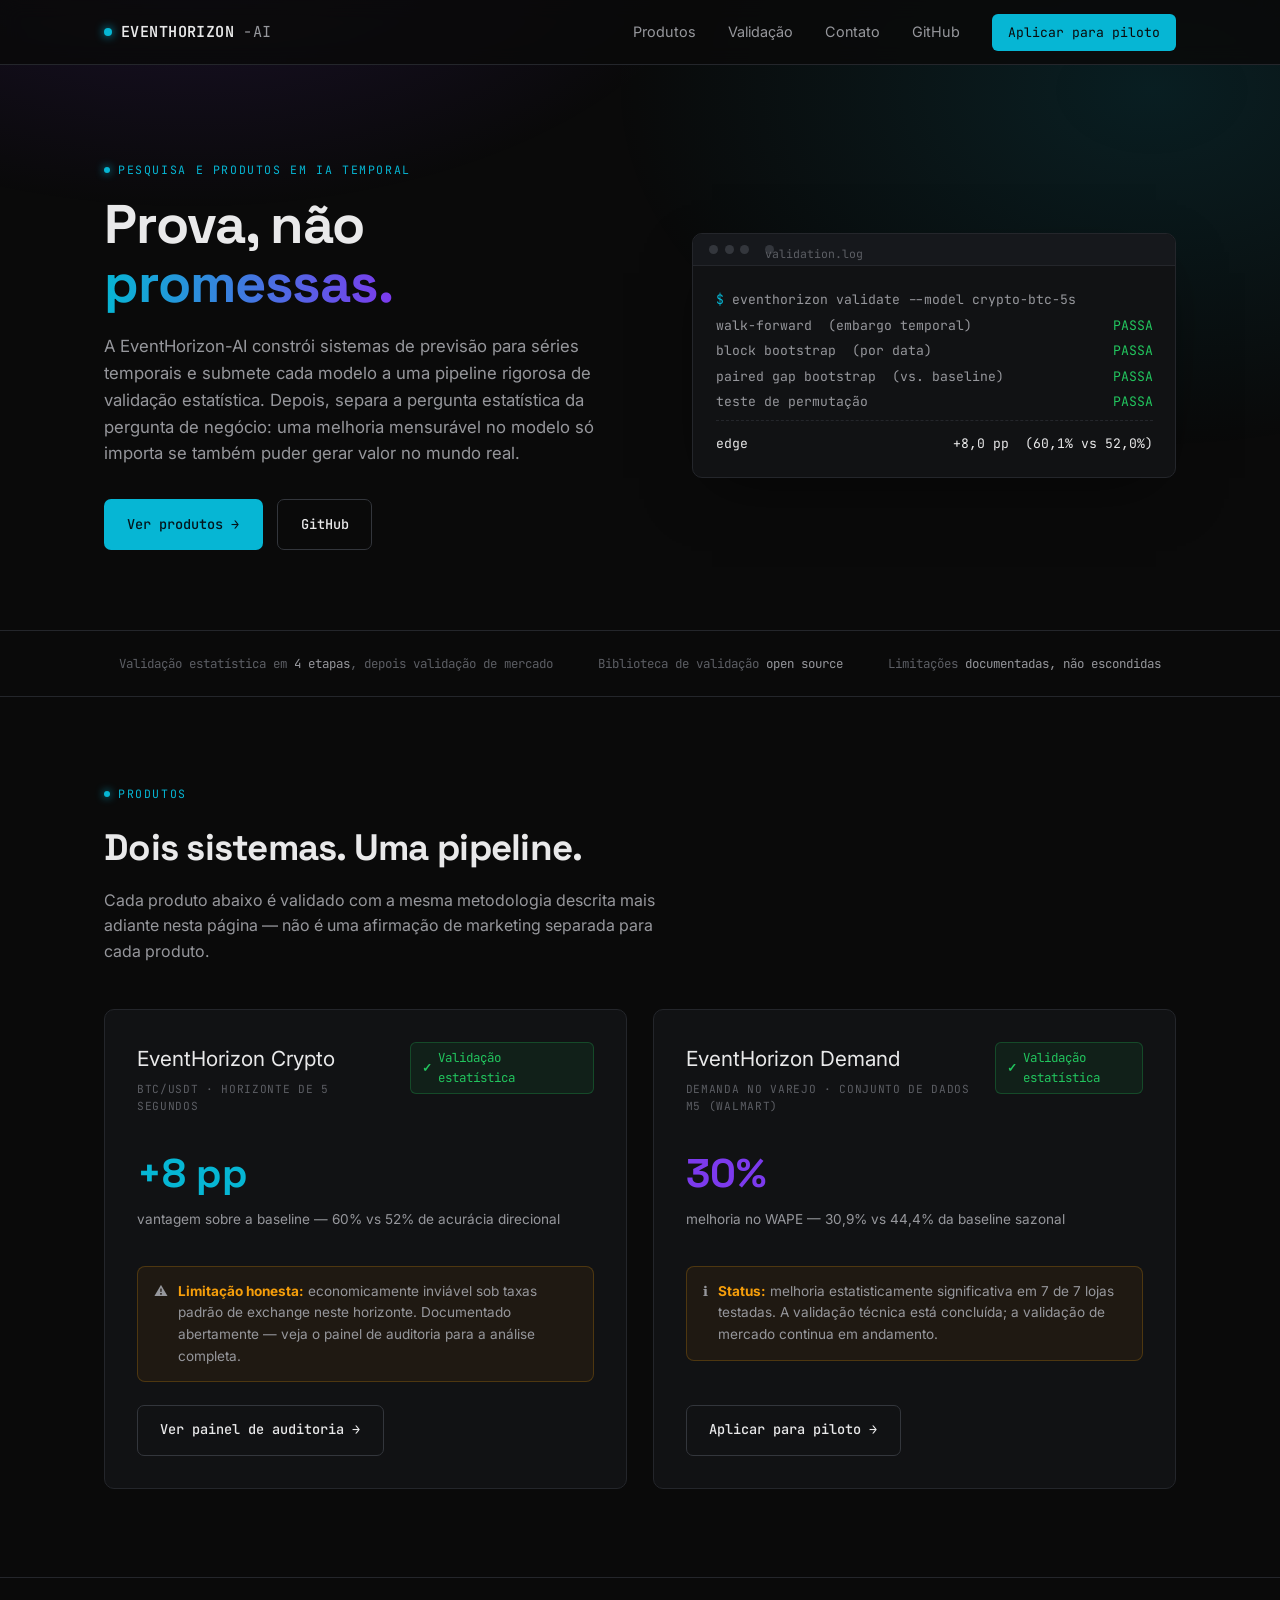
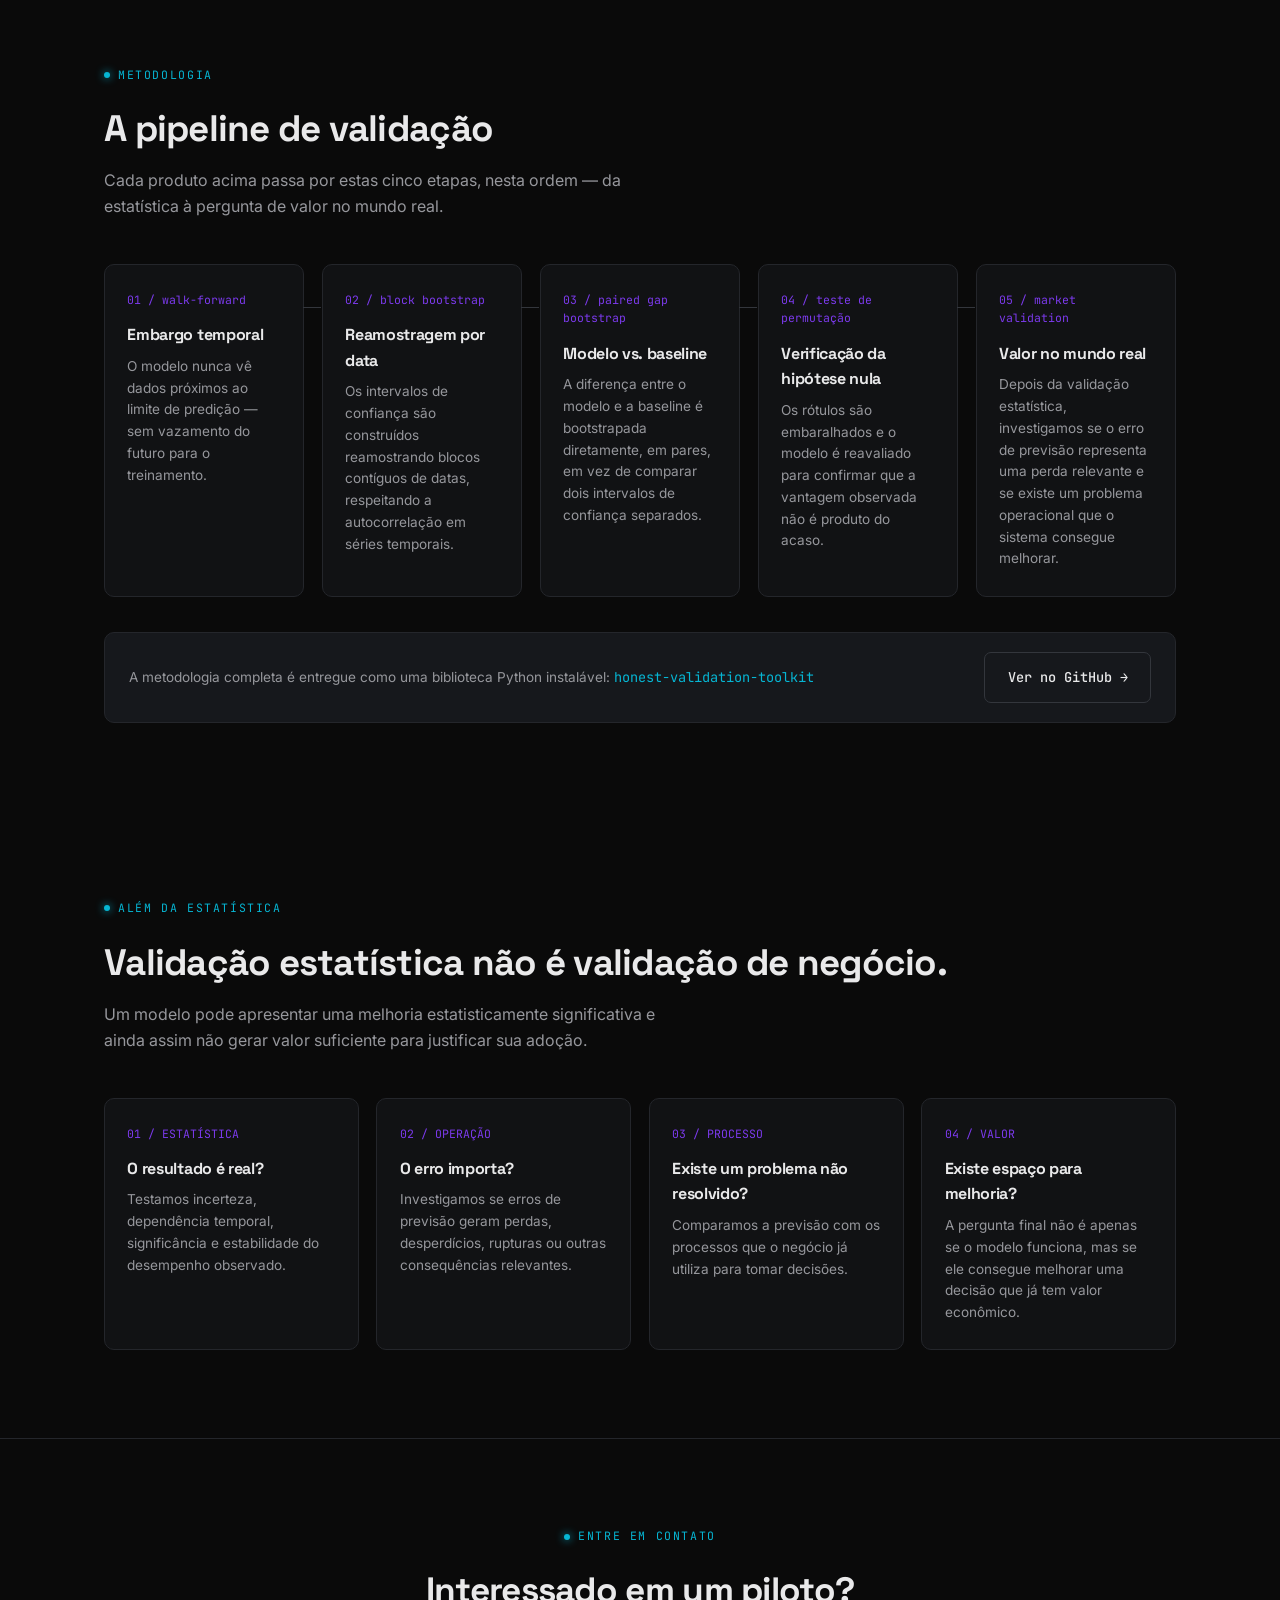
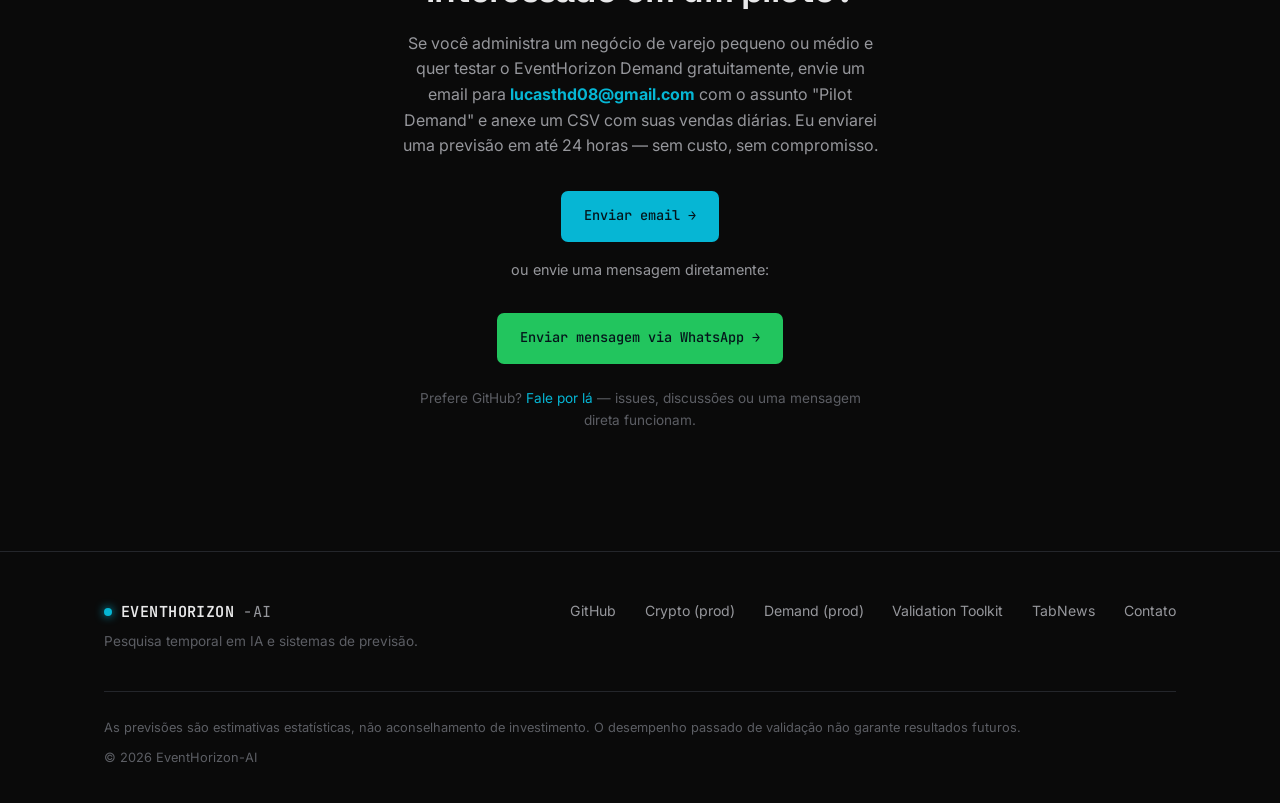
<file: index.html>
<!DOCTYPE html>
<html lang="pt">
<head>
<meta charset="UTF-8">
<meta name="viewport" content="width=device-width, initial-scale=1.0">
<meta name="color-scheme" content="dark">
<title>EventHorizon-AI — Previsão e Validação para Séries Temporais</title>
<meta name="description" content="A EventHorizon-AI constrói e valida sistemas de previsão para séries temporais com rigor estatístico — de mercados cripto à demanda no varejo. Validação estatística e viabilidade econômica são tratadas como hipóteses separadas.">
<link rel="icon" href="data:,">
<link rel="preconnect" href="https://fonts.googleapis.com">
<link rel="preconnect" href="https://fonts.gstatic.com" crossorigin>
<link href="https://fonts.googleapis.com/css2?family=Space+Grotesk:wght@500;600;700&family=JetBrains+Mono:wght@400;500;600&family=Inter:wght@400;500;600&display=swap" rel="stylesheet">
<style>

  /* ============ TOKENS ============ */
  :root{
    --bg:        #0a0a0a;
    --surface:   #111214;
    --surface-2: #16181c;
    --border:    #24262b;
    --border-hi: #33363c;

    --cyan:      #06b6d4;
    --cyan-dim:  #0e7490;
    --purple:    #7c3aed;
    --amber:     #f59e0b;
    --green:     #22c55e;

    --text:      #e9e9ea;
    --text-dim:  #96979c;
    --text-faint:#5c5e64;

    --display: 'Space Grotesk', system-ui, sans-serif;
    --mono: 'JetBrains Mono', 'SFMono-Regular', Menlo, monospace;
    --body: 'Inter', system-ui, sans-serif;

    --radius: 10px;
    --wrap: 1120px;
  }

  *{ box-sizing:border-box; margin:0; padding:0; }
  html{ scroll-behavior:smooth; }
  body{
    background:var(--bg);
    color:var(--text);
    font-family:var(--body);
    line-height:1.6;
    -webkit-font-smoothing:antialiased;
  }
  body::before{
    content:"";
    position:fixed; inset:0;
    background:
      radial-gradient(ellipse 900px 500px at 15% -10%, rgba(124,58,237,.16), transparent 60%),
      radial-gradient(ellipse 900px 600px at 90% 10%, rgba(6,182,212,.12), transparent 60%);
    pointer-events:none;
    z-index:0;
  }
  .wrap{ max-width:var(--wrap); margin:0 auto; padding:0 1.5rem; position:relative; z-index:1; }
  a{ color:inherit; text-decoration:none; }
  img,svg{ display:block; }
  :focus-visible{ outline:2px solid var(--cyan); outline-offset:3px; }

  h1,h2,h3,h4{ font-family:var(--display); letter-spacing:-0.02em; color:var(--text); }
  .eyebrow{
    font-family:var(--mono); font-size:.72rem; letter-spacing:.14em; text-transform:uppercase;
    color:var(--cyan); display:flex; align-items:center; gap:.5rem; margin-bottom:1rem;
  }
  .eyebrow::before{ content:""; width:6px; height:6px; border-radius:50%; background:var(--cyan); box-shadow:0 0 8px var(--cyan); }

  section{ position:relative; z-index:1; padding:5.5rem 0; }
  section h2{ font-size:clamp(1.7rem,3.4vw,2.3rem); }
  .section-sub{ color:var(--text-dim); max-width:560px; margin-top:.6rem; font-size:1rem; }

  /* chip de status no idioma visual compartilhado (motivo de terminal) */
  .pass-chip{
    display:inline-flex; align-items:center; gap:.4rem;
    font-family:var(--mono); font-size:.78rem; color:var(--green);
    background:rgba(34,197,94,.08); border:1px solid rgba(34,197,94,.25);
    padding:.3rem .65rem; border-radius:6px;
  }
  .pass-chip::before{ content:"✓"; font-weight:700; }

  /* ============ BARRA DE NAVEGAÇÃO ============ */
  .navbar{
    position:sticky; top:0; z-index:50;
    background:rgba(10,10,10,.85); backdrop-filter:blur(10px);
    border-bottom:1px solid var(--border);
  }
  .nav-content{ display:flex; align-items:center; justify-content:space-between; height:64px; }
  .logo{ display:flex; align-items:center; gap:.55rem; font-family:var(--mono); font-weight:600; font-size:.95rem; letter-spacing:.03em; }
  .logo .dot{ width:8px; height:8px; border-radius:50%; background:var(--cyan); box-shadow:0 0 10px var(--cyan); }
  .logo span.dim{ color:var(--text-dim); font-weight:400; }
  .nav-links{ display:flex; align-items:center; gap:2rem; font-size:.9rem; color:var(--text-dim); }
  .nav-links a:hover{ color:var(--text); }
  .nav-cta{
    font-family:var(--mono); font-size:.82rem; color:var(--bg) !important;
    background:var(--cyan); padding:.5rem 1rem; border-radius:6px;
    transition:filter .15s;
  }
  .nav-cta:hover{ filter:brightness(1.1); }

  /* ============ HERO ============ */
  .hero{ padding:6rem 0 5rem; }
  .hero-grid{ display:grid; grid-template-columns:1.1fr 1fr; gap:3.5rem; align-items:center; }
  .hero h1{ font-size:clamp(2.2rem,4.6vw,3.4rem); line-height:1.08; margin-bottom:1.25rem; }
  .hero h1 em{ font-style:normal; background:linear-gradient(90deg,var(--cyan),var(--purple)); -webkit-background-clip:text; background-clip:text; color:transparent; }
  .hero-desc{ color:var(--text-dim); font-size:1.05rem; max-width:520px; margin-bottom:2rem; }
  .hero-cta{ display:flex; gap:.9rem; flex-wrap:wrap; }
  .btn{
    display:inline-flex; align-items:center; gap:.55rem;
    font-family:var(--mono); font-size:.85rem; font-weight:500;
    padding:.85rem 1.4rem; border-radius:7px; border:1px solid transparent;
    transition:transform .15s, filter .15s, border-color .15s;
  }
  .btn:hover{ transform:translateY(-1px); }
  .btn-primary{ background:var(--cyan); color:#04141a; }
  .btn-primary:hover{ filter:brightness(1.1); }
  .btn-outline{ border-color:var(--border-hi); color:var(--text); }
  .btn-outline:hover{ border-color:var(--cyan); color:var(--cyan); }

  /* bloco de assinatura do terminal */
  .term{
    background:var(--surface); border:1px solid var(--border); border-radius:var(--radius);
    overflow:hidden; box-shadow:0 20px 60px -20px rgba(0,0,0,.6);
  }
  .term-bar{
    display:flex; align-items:center; gap:.4rem;
    padding:.7rem 1rem; border-bottom:1px solid var(--border); background:var(--surface-2);
  }
  .term-bar span{ width:9px; height:9px; border-radius:50%; background:var(--border-hi); }
  .term-bar .label{ margin-left:.6rem; font-family:var(--mono); font-size:.72rem; color:var(--text-faint); }
  .term-body{ padding:1.3rem 1.4rem; font-family:var(--mono); font-size:.82rem; line-height:1.95; }
  .term-body .cmd{ color:var(--text-dim); }
  .term-body .cmd::before{ content:"$ "; color:var(--cyan); }
  .term-row{ display:flex; justify-content:space-between; gap:1rem; color:var(--text-dim); }
  .term-row .ok{ color:var(--green); }
  .term-row.result{ color:var(--text); margin-top:.35rem; padding-top:.6rem; border-top:1px dashed var(--border); }

  /* ============ BARRA DE CONFIANÇA ============ */
  .trust-bar{ padding:1.4rem 0; border-top:1px solid var(--border); border-bottom:1px solid var(--border); }
  .trust-items{ display:flex; justify-content:center; gap:2.8rem; flex-wrap:wrap; font-family:var(--mono); font-size:.78rem; color:var(--text-faint); }
  .trust-items span{ color:var(--text-dim); }

  /* ============ PRODUTOS ============ */
  .products-grid{ display:grid; grid-template-columns:1fr 1fr; gap:1.6rem; margin-top:2.8rem; }
  .product-card{
    background:var(--surface); border:1px solid var(--border); border-radius:var(--radius);
    padding:2rem; display:flex; flex-direction:column; transition:border-color .15s;
  }
  .product-card:hover{ border-color:var(--border-hi); }
  .product-top{ display:flex; align-items:flex-start; justify-content:space-between; gap:1rem; margin-bottom:1.2rem; }
  .product-name{ font-size:1.3rem; }
  .product-tag{ font-family:var(--mono); font-size:.7rem; letter-spacing:.06em; text-transform:uppercase; color:var(--text-faint); margin-top:.3rem; }
  .product-metric{ font-family:var(--display); font-size:2.5rem; font-weight:700; margin:.4rem 0 .2rem; }
  .product-metric.cyan{ color:var(--cyan); }
  .product-metric.purple{ color:var(--purple); }
  .product-metric-label{ font-size:.85rem; color:var(--text-dim); margin-bottom:1.1rem; }
  .product-honest{
    display:flex; gap:.6rem; align-items:flex-start;
    background:rgba(245,158,11,.06); border:1px solid rgba(245,158,11,.22);
    border-radius:8px; padding:.85rem 1rem; margin:1.1rem 0 1.4rem; font-size:.85rem; color:var(--text-dim);
  }
  .product-honest strong{ color:var(--amber); }
  .product-card .btn{ margin-top:auto; align-self:flex-start; }

  /* ============ PIPELINE DE VALIDAÇÃO ============ */
  .pipeline{ border-top:1px solid var(--border); }
  .pipeline-grid{ display:grid; grid-template-columns:repeat(5,1fr); gap:1.1rem; margin-top:2.8rem; position:relative; }
  .pipeline-grid.cols-4{ grid-template-columns:repeat(4,1fr); }
  .pipeline-step{
    background:var(--surface); border:1px solid var(--border); border-radius:var(--radius);
    padding:1.6rem 1.4rem; position:relative;
  }
  .pipeline-step .step-index{ font-family:var(--mono); font-size:.72rem; color:var(--purple); margin-bottom:.8rem; display:block; }
  .pipeline-step h4{ font-size:1rem; margin-bottom:.5rem; }
  .pipeline-step p{ font-size:.85rem; color:var(--text-dim); }
  .pipeline-connector{
    position:absolute; top:2.6rem; right:-1.1rem; width:1.1rem; height:1px;
    background:var(--border-hi); z-index:2;
  }
  .pipeline-lib{
    margin-top:2.2rem; display:flex; align-items:center; justify-content:space-between; flex-wrap:wrap; gap:1rem;
    background:var(--surface-2); border:1px solid var(--border); border-radius:var(--radius);
    padding:1.2rem 1.5rem;
  }
  .pipeline-lib code{ font-family:var(--mono); font-size:.85rem; color:var(--cyan); }
  .pipeline-lib p{ font-size:.85rem; color:var(--text-dim); }

  /* ============ CTA ============ */
  .cta-section{ border-top:1px solid var(--border); text-align:center; }
  .cta-section h2{ font-size:clamp(1.6rem,3.2vw,2.2rem); }
  .cta-section p{ color:var(--text-dim); max-width:480px; margin:.8rem auto 2rem; }

  /* ============ RODAPÉ ============ */
  footer{ border-top:1px solid var(--border); padding:3rem 0 2.2rem; }
  .footer-grid{ display:flex; justify-content:space-between; align-items:flex-start; flex-wrap:wrap; gap:2rem; }
  .footer-brand p{ color:var(--text-faint); font-size:.85rem; margin-top:.4rem; }
  .footer-links{ display:flex; gap:1.8rem; flex-wrap:wrap; font-size:.88rem; color:var(--text-dim); }
  .footer-links a:hover{ color:var(--cyan); }
  .footer-bottom{ margin-top:2.4rem; padding-top:1.6rem; border-top:1px solid var(--border); font-size:.8rem; color:var(--text-faint); display:flex; justify-content:space-between; flex-wrap:wrap; gap:.6rem; }

  /* ============ RESPONSIVO ============ */
  @media (max-width:860px){
    .hero-grid{ grid-template-columns:1fr; gap:2.5rem; }
    .products-grid{ grid-template-columns:1fr; }
    .pipeline-grid{ grid-template-columns:1fr 1fr; }
    .pipeline-connector{ display:none; }
    .nav-links{ gap:1.1rem; font-size:.82rem; }
    .nav-links a:not(.nav-cta){ display:none; }
  }
  @media (max-width:520px){
    section{ padding:3.6rem 0; }
    .pipeline-grid{ grid-template-columns:1fr; }
    .trust-items{ flex-direction:column; align-items:center; gap:.7rem; }
    .footer-bottom{ flex-direction:column; }
  }
</style>
</head>
<body>

<!-- ══ BARRA DE NAVEGAÇÃO ══ -->
<nav class="navbar">
  <div class="wrap nav-content">
    <a href="#" class="logo"><span class="dot"></span>EVENTHORIZON<span class="dim">-AI</span></a>
    <div class="nav-links">
      <a href="#products">Produtos</a>
      <a href="#validation">Validação</a>
      <a href="#contact">Contato</a>
      <a href="https://github.com/EventHorizon-ia/EventHorizon" target="_blank" rel="noopener">GitHub</a>
      <a href="#contact" class="nav-cta">Aplicar para piloto</a>
    </div>
  </div>
</nav>

<!-- ══ HERO ══ -->
<section class="hero">
  <div class="wrap hero-grid">
    <div>
      <div class="eyebrow">Pesquisa e produtos em IA temporal</div>
      <h1>Prova, não <em>promessas.</em></h1>
      <p class="hero-desc">
        A EventHorizon-AI constrói sistemas de previsão para séries temporais e submete cada modelo a uma pipeline rigorosa de validação estatística. Depois, separa a pergunta estatística da pergunta de negócio: uma melhoria mensurável no modelo só importa se também puder gerar valor no mundo real.
      </p>
      <div class="hero-cta">
        <a href="#products" class="btn btn-primary">Ver produtos →</a>
        <a href="https://github.com/EventHorizon-ia/EventHorizon" target="_blank" rel="noopener" class="btn btn-outline">GitHub</a>
      </div>
    </div>

    <div class="term">
      <div class="term-bar">
        <span></span><span></span><span></span>
        <span class="label">validation.log</span>
      </div>
      <div class="term-body">
        <div class="cmd">eventhorizon validate --model crypto-btc-5s</div>
        <div class="term-row"><span>walk-forward &nbsp;(embargo temporal)</span><span class="ok">PASSA</span></div>
        <div class="term-row"><span>block bootstrap &nbsp;(por data)</span><span class="ok">PASSA</span></div>
        <div class="term-row"><span>paired gap bootstrap &nbsp;(vs. baseline)</span><span class="ok">PASSA</span></div>
        <div class="term-row"><span>teste de permutação</span><span class="ok">PASSA</span></div>
        <div class="term-row result"><span>edge</span><span>+8,0 pp &nbsp;(60,1% vs 52,0%)</span></div>
      </div>
    </div>
  </div>
</section>

<div class="trust-bar">
  <div class="wrap trust-items">
    <div>Validação estatística em <span>4 etapas</span>, depois validação de mercado</div>
    <div>Biblioteca de validação <span>open source</span></div>
    <div>Limitações <span>documentadas, não escondidas</span></div>
  </div>
</div>

<!-- ══ PRODUTOS ══ -->
<section id="products">
  <div class="wrap">
    <div class="eyebrow">Produtos</div>
    <h2>Dois sistemas. Uma pipeline.</h2>
    <p class="section-sub">Cada produto abaixo é validado com a mesma metodologia descrita mais adiante nesta página — não é uma afirmação de marketing separada para cada produto.</p>

    <div class="products-grid">

      <!-- Crypto -->
      <div class="product-card">
        <div class="product-top">
          <div>
            <div class="product-name">EventHorizon Crypto</div>
            <div class="product-tag">BTC/USDT · horizonte de 5 segundos</div>
          </div>
          <span class="pass-chip">Validação estatística</span>
        </div>
        <div class="product-metric cyan">+8 pp</div>
        <div class="product-metric-label">vantagem sobre a baseline — 60% vs 52% de acurácia direcional</div>
        <div class="product-honest">
          <span>⚠️</span>
          <span><strong>Limitação honesta:</strong> economicamente inviável sob taxas padrão de exchange neste horizonte. Documentado abertamente — veja o painel de auditoria para a análise completa.</span>
        </div>
        <a href="dashboard.html" class="btn btn-outline">Ver painel de auditoria →</a>
      </div>

      <!-- Demand -->
      <div class="product-card">
        <div class="product-top">
          <div>
            <div class="product-name">EventHorizon Demand</div>
            <div class="product-tag">Demanda no varejo · conjunto de dados M5 (Walmart)</div>
          </div>
          <span class="pass-chip">Validação estatística</span>
        </div>
        <div class="product-metric purple">30%</div>
        <div class="product-metric-label">melhoria no WAPE — 30,9% vs 44,4% da baseline sazonal</div>
        <div class="product-honest">
          <span>ℹ️</span>
          <span>
            <strong>Status:</strong>
            melhoria estatisticamente significativa em 7 de 7 lojas testadas.
            A validação técnica está concluída; a validação de mercado continua em andamento.
          </span>
        </div>
        <a href="#contact" class="btn btn-outline">Aplicar para piloto →</a>
      </div>

    </div>
  </div>
</section>

<!-- ══ PIPELINE DE VALIDAÇÃO ══ -->
<section class="pipeline" id="validation">
  <div class="wrap">
    <div class="eyebrow">Metodologia</div>
    <h2>A pipeline de validação</h2>
    <p class="section-sub">Cada produto acima passa por estas cinco etapas, nesta ordem — da estatística à pergunta de valor no mundo real.</p>

    <div class="pipeline-grid">
      <div class="pipeline-step">
        <span class="step-index">01 / walk-forward</span>
        <h4>Embargo temporal</h4>
        <p>O modelo nunca vê dados próximos ao limite de predição — sem vazamento do futuro para o treinamento.</p>
        <span class="pipeline-connector"></span>
      </div>
      <div class="pipeline-step">
        <span class="step-index">02 / block bootstrap</span>
        <h4>Reamostragem por data</h4>
        <p>Os intervalos de confiança são construídos reamostrando blocos contíguos de datas, respeitando a autocorrelação em séries temporais.</p>
        <span class="pipeline-connector"></span>
      </div>
      <div class="pipeline-step">
        <span class="step-index">03 / paired gap bootstrap</span>
        <h4>Modelo vs. baseline</h4>
        <p>A diferença entre o modelo e a baseline é bootstrapada diretamente, em pares, em vez de comparar dois intervalos de confiança separados.</p>
        <span class="pipeline-connector"></span>
      </div>
      <div class="pipeline-step">
        <span class="step-index">04 / teste de permutação</span>
        <h4>Verificação da hipótese nula</h4>
        <p>Os rótulos são embaralhados e o modelo é reavaliado para confirmar que a vantagem observada não é produto do acaso.</p>
        <span class="pipeline-connector"></span>
      </div>
      <div class="pipeline-step">
        <span class="step-index">05 / market validation</span>
        <h4>Valor no mundo real</h4>
        <p>
          Depois da validação estatística, investigamos se o erro de previsão
          representa uma perda relevante e se existe um problema operacional
          que o sistema consegue melhorar.
        </p>
      </div>
    </div>

    <div class="pipeline-lib">
      <p>A metodologia completa é entregue como uma biblioteca Python instalável: <code>honest-validation-toolkit</code></p>
      <a href="https://github.com/EventHorizon-ia/honest-validation-toolkit" target="_blank" rel="noopener" class="btn btn-outline">Ver no GitHub →</a>
    </div>
  </div>
</section>

<!-- ══ O QUE VALIDA / O QUE NÃO VALIDA ══ -->
<section>
  <div class="wrap">
    <div class="eyebrow">Além da estatística</div>
    <h2>Validação estatística não é validação de negócio.</h2>
    <p class="section-sub">
      Um modelo pode apresentar uma melhoria estatisticamente significativa
      e ainda assim não gerar valor suficiente para justificar sua adoção.
    </p>

    <div class="pipeline-grid cols-4" style="margin-top:2.8rem;">
      <div class="pipeline-step">
        <span class="step-index">01 / ESTATÍSTICA</span>
        <h4>O resultado é real?</h4>
        <p>
          Testamos incerteza, dependência temporal, significância e
          estabilidade do desempenho observado.
        </p>
      </div>

      <div class="pipeline-step">
        <span class="step-index">02 / OPERAÇÃO</span>
        <h4>O erro importa?</h4>
        <p>
          Investigamos se erros de previsão geram perdas, desperdícios,
          rupturas ou outras consequências relevantes.
        </p>
      </div>

      <div class="pipeline-step">
        <span class="step-index">03 / PROCESSO</span>
        <h4>Existe um problema não resolvido?</h4>
        <p>
          Comparamos a previsão com os processos que o negócio já utiliza
          para tomar decisões.
        </p>
      </div>

      <div class="pipeline-step">
        <span class="step-index">04 / VALOR</span>
        <h4>Existe espaço para melhoria?</h4>
        <p>
          A pergunta final não é apenas se o modelo funciona, mas se ele
          consegue melhorar uma decisão que já tem valor econômico.
        </p>
      </div>
    </div>
  </div>
</section>

<!-- ══ CTA ══ -->
<section class="cta-section" id="contact">
  <div class="wrap">
    <div class="eyebrow" style="justify-content:center;">Entre em contato</div>
    <h2>Interessado em um piloto?</h2>
    <p>Se você administra um negócio de varejo pequeno ou médio e quer testar o EventHorizon Demand gratuitamente, envie um email para <strong style="color:#06b6d4;">lucasthd08@gmail.com</strong> com o assunto "Pilot Demand" e anexe um CSV com suas vendas diárias. Eu enviarei uma previsão em até 24 horas — sem custo, sem compromisso.</p>
    <a href="mailto:lucasthd08@gmail.com?subject=Pilot%20Demand" class="btn btn-primary">Enviar email →</a>
    <p style="margin-top:1rem; color:var(--text-dim); font-size:.9rem;">ou envie uma mensagem diretamente:</p>
    <a href="https://wa.me/14991840826?text=Olá!%20Tenho%20interesse%20no%20piloto%20de%20demanda." class="btn btn-primary" style="background:var(--green);" target="_blank">Enviar mensagem via WhatsApp →</a>
    <p style="margin-top:1.5rem; color:var(--text-faint); font-size:.85rem;">Prefere GitHub? <a href="https://github.com/EventHorizon-ia" style="color:var(--cyan);">Fale por lá</a> — issues, discussões ou uma mensagem direta funcionam.</p>
  </div>
</section>

<!-- ══ RODAPÉ ══ -->
<footer>
  <div class="wrap">
    <div class="footer-grid">
      <div class="footer-brand">
        <div class="logo"><span class="dot"></span>EVENTHORIZON<span class="dim">-AI</span></div>
        <p>Pesquisa temporal em IA e sistemas de previsão.</p>
      </div>
      <div class="footer-links">
        <a href="https://github.com/EventHorizon-ia/EventHorizon" target="_blank" rel="noopener">GitHub</a>
        <a href="https://github.com/EventHorizon-ia/eventhorizon-crypto" target="_blank" rel="noopener">Crypto (prod)</a>
        <a href="https://github.com/EventHorizon-ia/eventhorizon-demand" target="_blank" rel="noopener">Demand (prod)</a>
        <a href="https://github.com/EventHorizon-ia/honest-validation-toolkit" target="_blank" rel="noopener">Validation Toolkit</a>
        <a href="https://www.tabnews.com.br/" target="_blank" rel="noopener">TabNews</a>
        <a href="#contact">Contato</a>
      </div>
    </div>
    <div class="footer-bottom">
      <span>As previsões são estimativas estatísticas, não aconselhamento de investimento. O desempenho passado de validação não garante resultados futuros.</span>
      <span>&copy; 2026 EventHorizon-AI</span>
    </div>
  </div>
</footer>

</body>
</html>
</file>
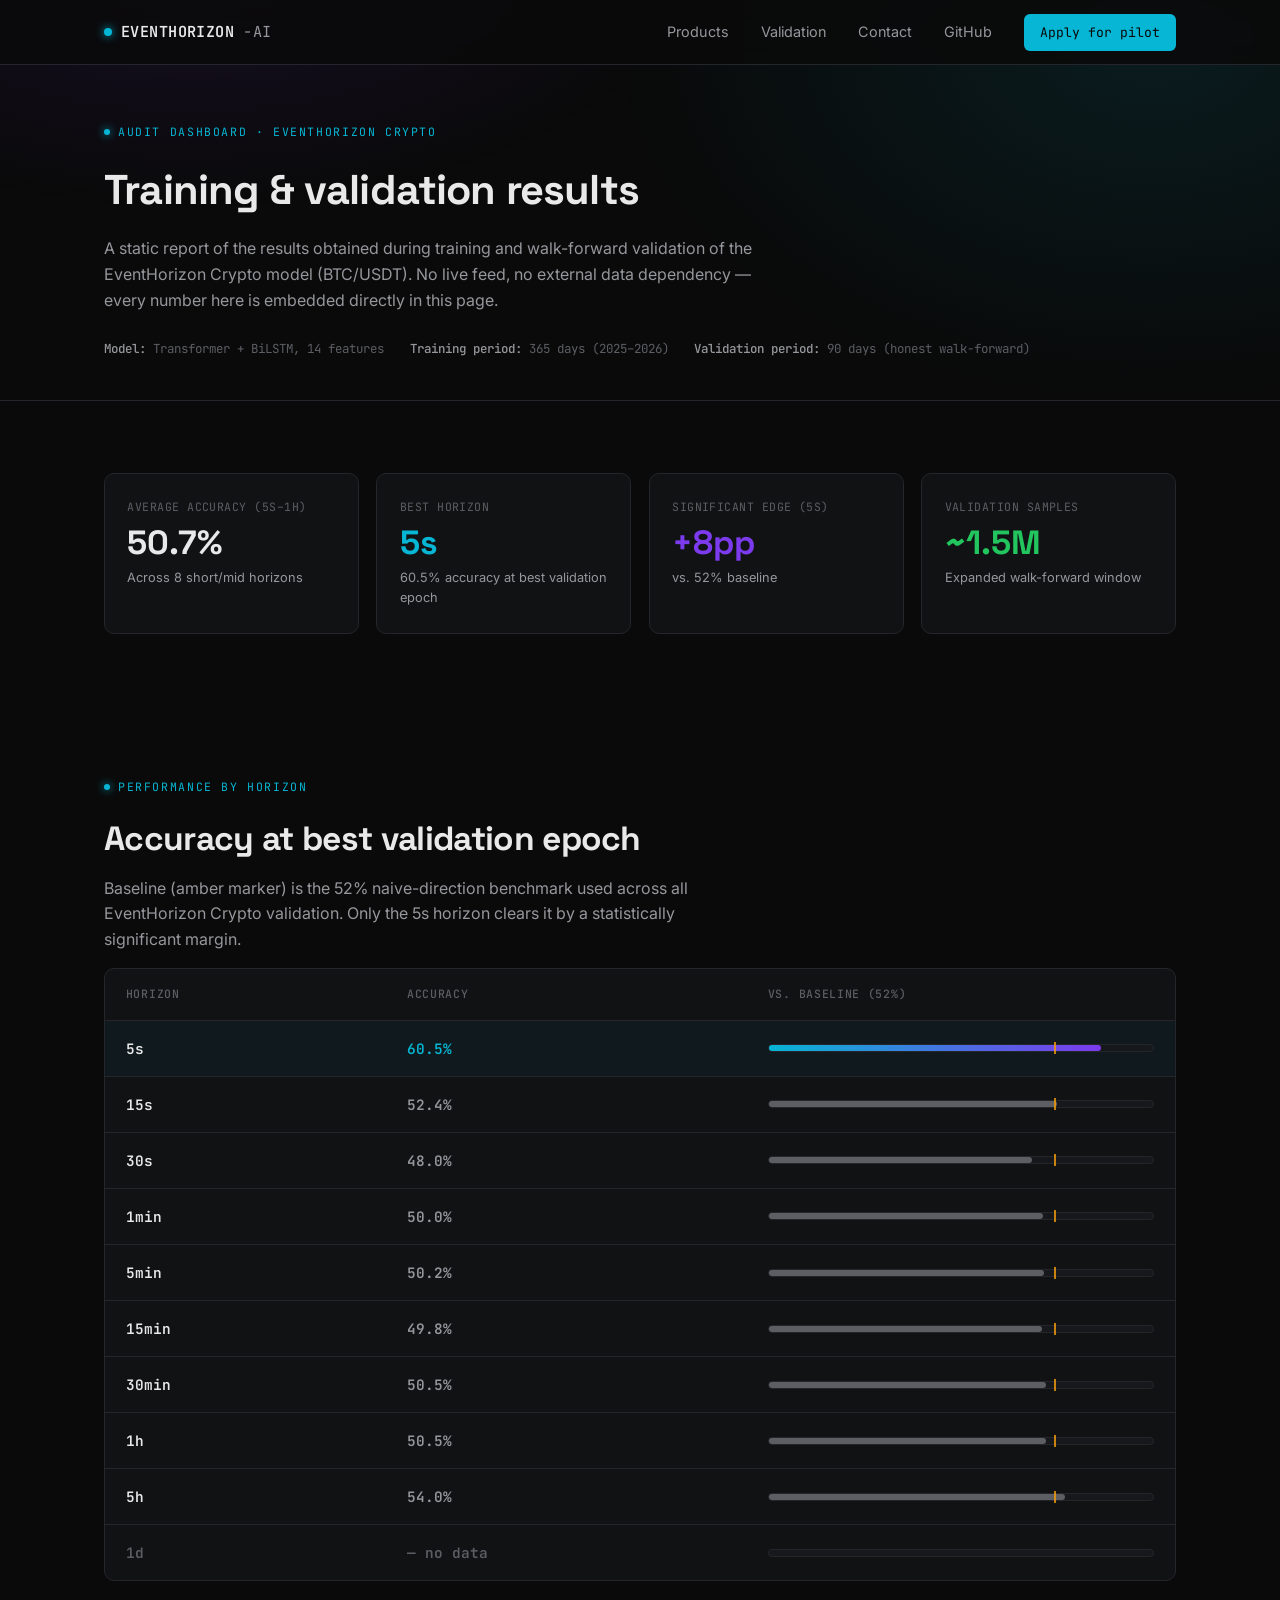
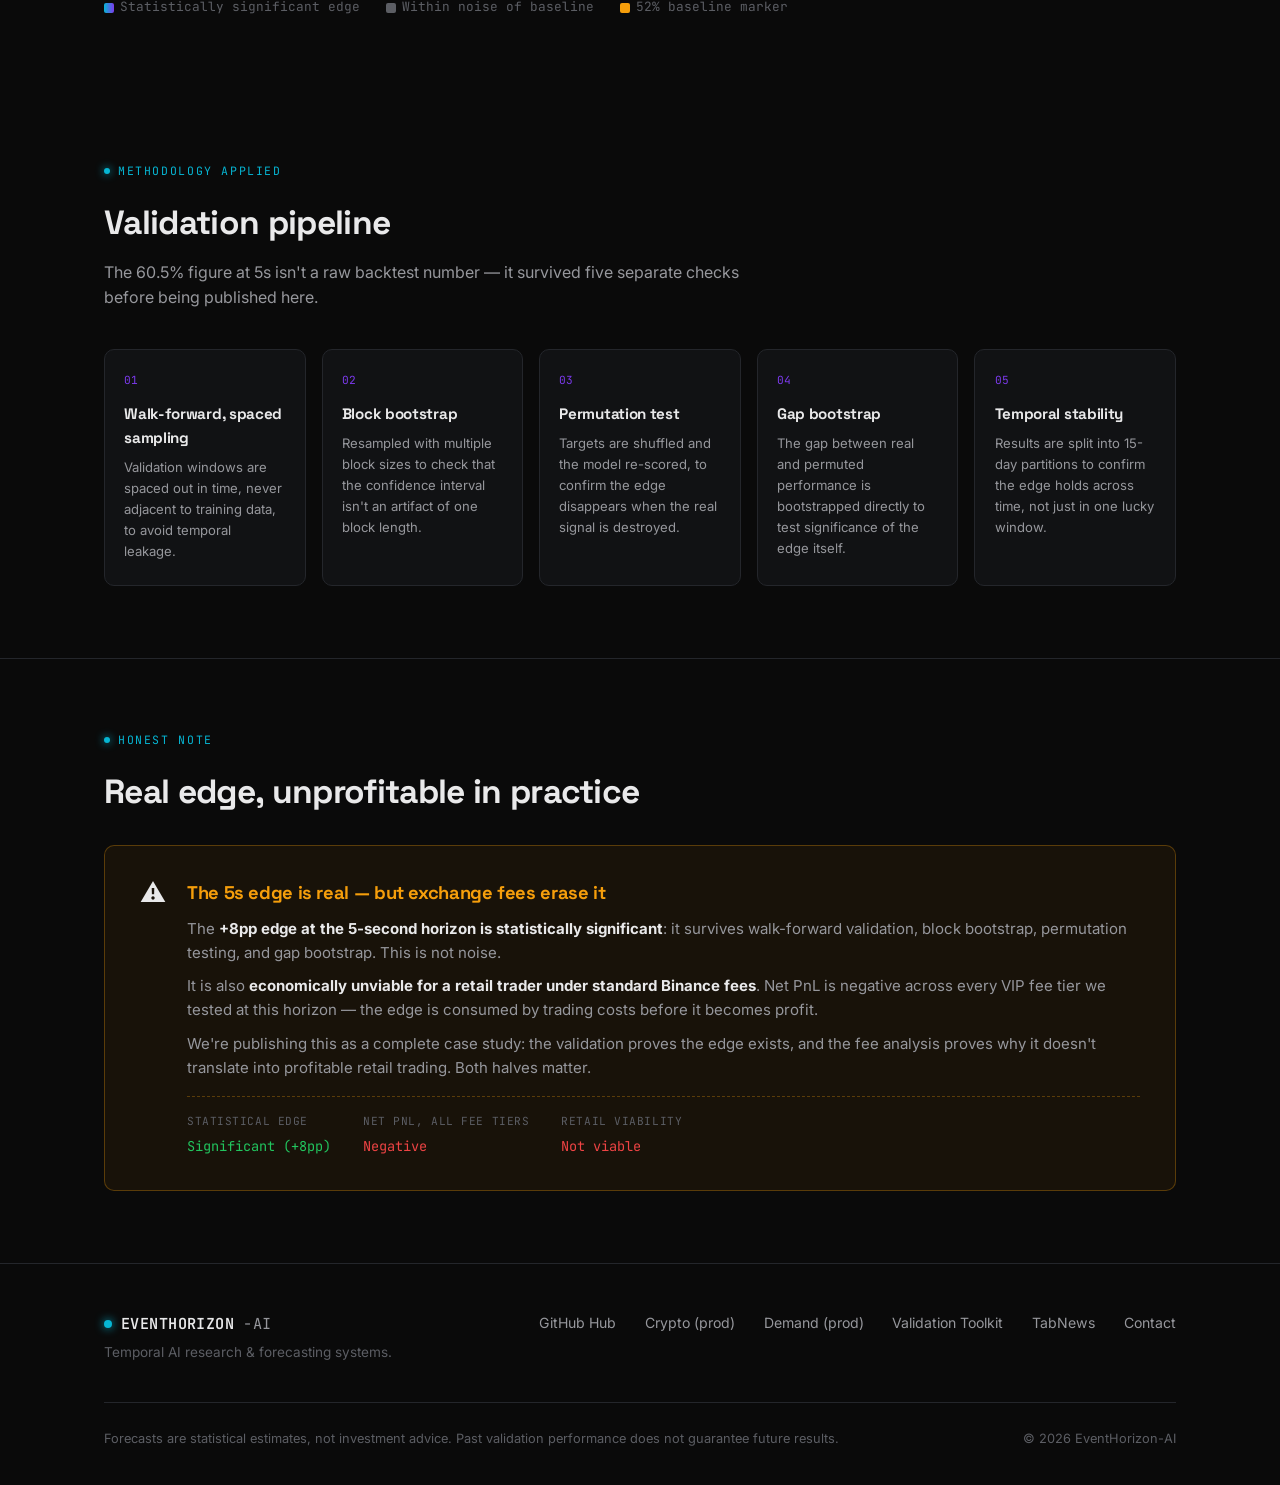
<file: dashboard-en.html>
<!DOCTYPE html>
<html lang="en">
<head>
<meta charset="UTF-8">
<meta name="viewport" content="width=device-width, initial-scale=1.0">
<meta name="color-scheme" content="dark">
<title>Audit Dashboard — EventHorizon Crypto</title>
<meta name="description" content="Static audit report of EventHorizon Crypto (BTC/USDT) training and validation results — accuracy by horizon, validation pipeline, and an honest note on economic viability.">
<link rel="icon" href="data:,">
<link rel="preconnect" href="https://fonts.googleapis.com">
<link rel="preconnect" href="https://fonts.gstatic.com" crossorigin>
<link href="https://fonts.googleapis.com/css2?family=Space+Grotesk:wght@500;600;700&family=JetBrains+Mono:wght@400;500;600&family=Inter:wght@400;500;600&display=swap" rel="stylesheet">
<style>

  /* ============ TOKENS (shared with landing page) ============ */
  :root{
    --bg:        #0a0a0a;
    --surface:   #111214;
    --surface-2: #16181c;
    --border:    #24262b;
    --border-hi: #33363c;

    --cyan:      #06b6d4;
    --cyan-dim:  #0e7490;
    --purple:    #7c3aed;
    --amber:     #f59e0b;
    --green:     #22c55e;
    --red:       #ef4444;

    --text:      #e9e9ea;
    --text-dim:  #96979c;
    --text-faint:#5c5e64;

    --display: 'Space Grotesk', system-ui, sans-serif;
    --mono: 'JetBrains Mono', 'SFMono-Regular', Menlo, monospace;
    --body: 'Inter', system-ui, sans-serif;

    --radius: 10px;
    --wrap: 1120px;
  }

  *{ box-sizing:border-box; margin:0; padding:0; }
  html{ scroll-behavior:smooth; }
  body{
    background:var(--bg);
    color:var(--text);
    font-family:var(--body);
    line-height:1.6;
    -webkit-font-smoothing:antialiased;
  }
  body::before{
    content:"";
    position:fixed; inset:0;
    background:
      radial-gradient(ellipse 900px 500px at 15% -10%, rgba(124,58,237,.14), transparent 60%),
      radial-gradient(ellipse 900px 600px at 90% 5%, rgba(6,182,212,.10), transparent 60%);
    pointer-events:none;
    z-index:0;
  }
  .wrap{ max-width:var(--wrap); margin:0 auto; padding:0 1.5rem; position:relative; z-index:1; }
  a{ color:inherit; text-decoration:none; }
  :focus-visible{ outline:2px solid var(--cyan); outline-offset:3px; }

  h1,h2,h3,h4{ font-family:var(--display); letter-spacing:-0.02em; color:var(--text); }
  .eyebrow{
    font-family:var(--mono); font-size:.72rem; letter-spacing:.14em; text-transform:uppercase;
    color:var(--cyan); display:flex; align-items:center; gap:.5rem; margin-bottom:1rem;
  }
  .eyebrow::before{ content:""; width:6px; height:6px; border-radius:50%; background:var(--cyan); box-shadow:0 0 8px var(--cyan); }

  section{ position:relative; z-index:1; padding:4.5rem 0; }
  section h2{ font-size:clamp(1.5rem,3vw,2.1rem); }
  .section-sub{ color:var(--text-dim); max-width:640px; margin-top:.6rem; font-size:1rem; }

  .pass-chip{
    display:inline-flex; align-items:center; gap:.4rem;
    font-family:var(--mono); font-size:.78rem; color:var(--green);
    background:rgba(34,197,94,.08); border:1px solid rgba(34,197,94,.25);
    padding:.3rem .65rem; border-radius:6px;
  }
  .pass-chip::before{ content:"✓"; font-weight:700; }

  .btn{
    display:inline-flex; align-items:center; gap:.55rem;
    font-family:var(--mono); font-size:.85rem; font-weight:500;
    padding:.85rem 1.4rem; border-radius:7px; border:1px solid transparent;
    transition:transform .15s, filter .15s, border-color .15s;
  }
  .btn:hover{ transform:translateY(-1px); }
  .btn-primary{ background:var(--cyan); color:#04141a; }
  .btn-primary:hover{ filter:brightness(1.1); }
  .btn-outline{ border-color:var(--border-hi); color:var(--text); }
  .btn-outline:hover{ border-color:var(--cyan); color:var(--cyan); }

  /* ============ NAVBAR (identical to landing page) ============ */
  .navbar{
    position:sticky; top:0; z-index:50;
    background:rgba(10,10,10,.85); backdrop-filter:blur(10px);
    border-bottom:1px solid var(--border);
  }
  .nav-content{ display:flex; align-items:center; justify-content:space-between; height:64px; }
  .logo{ display:flex; align-items:center; gap:.55rem; font-family:var(--mono); font-weight:600; font-size:.95rem; letter-spacing:.03em; }
  .logo .dot{ width:8px; height:8px; border-radius:50%; background:var(--cyan); box-shadow:0 0 10px var(--cyan); }
  .logo span.dim{ color:var(--text-dim); font-weight:400; }
  .nav-links{ display:flex; align-items:center; gap:2rem; font-size:.9rem; color:var(--text-dim); }
  .nav-links a:hover{ color:var(--text); }
  .nav-cta{
    font-family:var(--mono); font-size:.82rem; color:var(--bg) !important;
    background:var(--cyan); padding:.5rem 1rem; border-radius:6px;
    transition:filter .15s;
  }
  .nav-cta:hover{ filter:brightness(1.1); }

  /* ============ PAGE HEADER ============ */
  .page-header{ padding:3.6rem 0 2.6rem; border-bottom:1px solid var(--border); }
  .page-header h1{ font-size:clamp(1.9rem,4vw,2.6rem); margin-bottom:.8rem; }
  .page-header .section-sub{ max-width:680px; }
  .header-meta{
    display:flex; gap:1.6rem; flex-wrap:wrap; margin-top:1.6rem;
    font-family:var(--mono); font-size:.78rem; color:var(--text-faint);
  }
  .header-meta strong{ color:var(--text-dim); font-weight:500; }

  /* ============ METRIC CARDS ============ */
  .metrics-grid{ display:grid; grid-template-columns:repeat(4,1fr); gap:1.1rem; }
  .metric-card{
    background:var(--surface); border:1px solid var(--border); border-radius:var(--radius);
    padding:1.5rem 1.4rem;
  }
  .metric-card .metric-label{ font-family:var(--mono); font-size:.72rem; letter-spacing:.04em; text-transform:uppercase; color:var(--text-faint); margin-bottom:.6rem; }
  .metric-card .metric-value{ font-family:var(--display); font-size:2.1rem; font-weight:700; line-height:1; }
  .metric-card .metric-value.cyan{ color:var(--cyan); }
  .metric-card .metric-value.purple{ color:var(--purple); }
  .metric-card .metric-value.green{ color:var(--green); }
  .metric-card .metric-sub{ font-size:.8rem; color:var(--text-dim); margin-top:.5rem; }

  /* ============ PERFORMANCE TABLE ============ */
  .perf-table-wrap{
    background:var(--surface); border:1px solid var(--border); border-radius:var(--radius);
    overflow:hidden; margin-top:1rem;
  }
  table{ width:100%; border-collapse:collapse; }
  thead th{
    text-align:left; font-family:var(--mono); font-size:.72rem; letter-spacing:.06em; text-transform:uppercase;
    color:var(--text-faint); padding:1rem 1.3rem; border-bottom:1px solid var(--border); font-weight:500;
  }
  tbody td{ padding:1rem 1.3rem; border-bottom:1px solid var(--border); font-size:.9rem; vertical-align:middle; }
  tbody tr:last-child td{ border-bottom:none; }
  tbody tr.highlight{ background:rgba(6,182,212,.05); }
  tbody tr.nodata td{ color:var(--text-faint); }
  .horizon-cell{ font-family:var(--mono); font-weight:600; }
  .acc-cell{ font-family:var(--mono); font-weight:600; white-space:nowrap; }
  .acc-cell.sig{ color:var(--cyan); }
  .acc-cell.flat{ color:var(--text-dim); }
  .bar-cell{ width:40%; }
  .bar-track{
    position:relative; height:8px; background:var(--surface-2); border-radius:4px; overflow:visible;
    border:1px solid var(--border);
  }
  .bar-fill{ position:absolute; top:0; left:0; height:100%; border-radius:4px; background:var(--text-faint); }
  .bar-fill.sig{ background:linear-gradient(90deg,var(--cyan),var(--purple)); }
  .baseline-mark{
    position:absolute; top:-3px; bottom:-3px; width:2px; background:var(--amber); opacity:.8;
  }
  .table-legend{ display:flex; gap:1.6rem; flex-wrap:wrap; margin-top:1rem; font-size:.8rem; color:var(--text-faint); font-family:var(--mono); }
  .table-legend span{ display:inline-flex; align-items:center; gap:.4rem; }
  .legend-swatch{ width:10px; height:10px; border-radius:2px; display:inline-block; }

  /* ============ VALIDATION PIPELINE (reused pattern) ============ */
  .pipeline-grid{ display:grid; grid-template-columns:repeat(5,1fr); gap:1rem; margin-top:2.4rem; }
  .pipeline-step{
    background:var(--surface); border:1px solid var(--border); border-radius:var(--radius);
    padding:1.4rem 1.2rem;
  }
  .pipeline-step .step-index{ font-family:var(--mono); font-size:.7rem; color:var(--purple); margin-bottom:.7rem; display:block; }
  .pipeline-step h4{ font-size:.95rem; margin-bottom:.45rem; }
  .pipeline-step p{ font-size:.82rem; color:var(--text-dim); }

  /* ============ HONEST NOTE ============ */
  .honest-section{ border-top:1px solid var(--border); }
  .honest-box{
    background:rgba(245,158,11,.06); border:1px solid rgba(245,158,11,.3);
    border-radius:var(--radius); padding:2rem 2.2rem; display:flex; gap:1.3rem; align-items:flex-start;
  }
  .honest-box .icon{ font-size:1.6rem; line-height:1; flex-shrink:0; margin-top:.15rem; }
  .honest-box h3{ color:var(--amber); font-size:1.15rem; margin-bottom:.6rem; }
  .honest-box p{ color:var(--text-dim); font-size:.94rem; margin-bottom:.6rem; }
  .honest-box p:last-child{ margin-bottom:0; }
  .honest-box strong{ color:var(--text); }
  .honest-verdict{
    margin-top:1rem; padding-top:1rem; border-top:1px dashed rgba(245,158,11,.3);
    font-family:var(--mono); font-size:.85rem; display:flex; gap:2rem; flex-wrap:wrap;
  }
  .honest-verdict div span.k{ display:block; color:var(--text-faint); font-size:.7rem; text-transform:uppercase; letter-spacing:.05em; margin-bottom:.3rem; }
  .honest-verdict div span.v{ color:var(--text); }
  .honest-verdict .v.neg{ color:var(--red); }
  .honest-verdict .v.pos{ color:var(--green); }

  /* ============ FOOTER (identical to landing page) ============ */
  footer{ border-top:1px solid var(--border); padding:3rem 0 2.2rem; }
  .footer-grid{ display:flex; justify-content:space-between; align-items:flex-start; flex-wrap:wrap; gap:2rem; }
  .footer-brand p{ color:var(--text-faint); font-size:.85rem; margin-top:.4rem; }
  .footer-links{ display:flex; gap:1.8rem; flex-wrap:wrap; font-size:.88rem; color:var(--text-dim); }
  .footer-links a:hover{ color:var(--cyan); }
  .footer-bottom{ margin-top:2.4rem; padding-top:1.6rem; border-top:1px solid var(--border); font-size:.8rem; color:var(--text-faint); display:flex; justify-content:space-between; flex-wrap:wrap; gap:.6rem; }

  /* ============ RESPONSIVE ============ */
  @media (max-width:860px){
    .metrics-grid{ grid-template-columns:1fr 1fr; }
    .pipeline-grid{ grid-template-columns:1fr 1fr; }
    .nav-links{ gap:1.1rem; font-size:.82rem; }
    .nav-links a:not(.nav-cta){ display:none; }
    .bar-cell{ width:30%; }
  }
  @media (max-width:640px){
    thead{ display:none; }
    table, tbody, tr, td{ display:block; width:100%; }
    tbody tr{ padding:1rem 1.3rem; }
    tbody td{ border:none; padding:.35rem 0; display:flex; justify-content:space-between; gap:1rem; }
    tbody td.bar-cell{ display:block; padding-top:.6rem; }
    tbody td::before{ content:attr(data-label); font-family:var(--mono); font-size:.7rem; color:var(--text-faint); text-transform:uppercase; }
    tbody tr:not(:last-child){ border-bottom:1px solid var(--border); }
  }
  @media (max-width:520px){
    section{ padding:3rem 0; }
    .metrics-grid{ grid-template-columns:1fr; }
    .pipeline-grid{ grid-template-columns:1fr; }
    .honest-box{ flex-direction:column; padding:1.5rem; }
    .footer-bottom{ flex-direction:column; }
  }
</style>
</head>
<body>

<!-- ══ NAVBAR ══ -->
<nav class="navbar">
  <div class="wrap nav-content">
    <a href="index-en.html" class="logo"><span class="dot"></span>EVENTHORIZON<span class="dim">-AI</span></a>
    <div class="nav-links">
      <a href="index-en.html#products">Products</a>
      <a href="index-en.html#validation">Validation</a>
      <a href="index-en.html#contact">Contact</a>
      <a href="https://github.com/EventHorizon-ia/EventHorizon" target="_blank" rel="noopener">GitHub</a>
      <a href="index-en.html#contact" class="nav-cta">Apply for pilot</a>
    </div>
  </div>
</nav>

<!-- ══ PAGE HEADER ══ -->
<header class="page-header">
  <div class="wrap">
    <div class="eyebrow">Audit Dashboard · EventHorizon Crypto</div>
    <h1>Training &amp; validation results</h1>
    <p class="section-sub">
      A static report of the results obtained during training and walk-forward validation of the EventHorizon Crypto model (BTC/USDT). No live feed, no external data dependency — every number here is embedded directly in this page.
    </p>
    <div class="header-meta">
      <span><strong>Model:</strong> Transformer + BiLSTM, 14 features</span>
      <span><strong>Training period:</strong> 365 days (2025–2026)</span>
      <span><strong>Validation period:</strong> 90 days (honest walk-forward)</span>
    </div>
  </div>
</header>

<!-- ══ METRIC CARDS ══ -->
<section>
  <div class="wrap">
    <div class="metrics-grid">
      <div class="metric-card">
        <div class="metric-label">Average accuracy (5s–1h)</div>
        <div class="metric-value">50.7%</div>
        <div class="metric-sub">Across 8 short/mid horizons</div>
      </div>
      <div class="metric-card">
        <div class="metric-label">Best horizon</div>
        <div class="metric-value cyan">5s</div>
        <div class="metric-sub">60.5% accuracy at best validation epoch</div>
      </div>
      <div class="metric-card">
        <div class="metric-label">Significant edge (5s)</div>
        <div class="metric-value purple">+8pp</div>
        <div class="metric-sub">vs. 52% baseline</div>
      </div>
      <div class="metric-card">
        <div class="metric-label">Validation samples</div>
        <div class="metric-value green">~1.5M</div>
        <div class="metric-sub">Expanded walk-forward window</div>
      </div>
    </div>
  </div>
</section>

<!-- ══ PERFORMANCE TABLE ══ -->
<section id="performance">
  <div class="wrap">
    <div class="eyebrow">Performance by horizon</div>
    <h2>Accuracy at best validation epoch</h2>
    <p class="section-sub">Baseline (amber marker) is the 52% naive-direction benchmark used across all EventHorizon Crypto validation. Only the 5s horizon clears it by a statistically significant margin.</p>

    <div class="perf-table-wrap">
      <table>
        <thead>
          <tr>
            <th>Horizon</th>
            <th>Accuracy</th>
            <th class="bar-cell">vs. baseline (52%)</th>
          </tr>
        </thead>
        <tbody>
          <tr class="highlight">
            <td class="horizon-cell" data-label="Horizon">5s</td>
            <td class="acc-cell sig" data-label="Accuracy">60.5%</td>
            <td class="bar-cell" data-label="vs. baseline">
              <div class="bar-track"><div class="bar-fill sig" style="width:86.4%"></div><div class="baseline-mark" style="left:74.3%"></div></div>
            </td>
          </tr>
          <tr>
            <td class="horizon-cell" data-label="Horizon">15s</td>
            <td class="acc-cell flat" data-label="Accuracy">52.4%</td>
            <td class="bar-cell" data-label="vs. baseline">
              <div class="bar-track"><div class="bar-fill" style="width:74.9%"></div><div class="baseline-mark" style="left:74.3%"></div></div>
            </td>
          </tr>
          <tr>
            <td class="horizon-cell" data-label="Horizon">30s</td>
            <td class="acc-cell flat" data-label="Accuracy">48.0%</td>
            <td class="bar-cell" data-label="vs. baseline">
              <div class="bar-track"><div class="bar-fill" style="width:68.6%"></div><div class="baseline-mark" style="left:74.3%"></div></div>
            </td>
          </tr>
          <tr>
            <td class="horizon-cell" data-label="Horizon">1min</td>
            <td class="acc-cell flat" data-label="Accuracy">50.0%</td>
            <td class="bar-cell" data-label="vs. baseline">
              <div class="bar-track"><div class="bar-fill" style="width:71.4%"></div><div class="baseline-mark" style="left:74.3%"></div></div>
            </td>
          </tr>
          <tr>
            <td class="horizon-cell" data-label="Horizon">5min</td>
            <td class="acc-cell flat" data-label="Accuracy">50.2%</td>
            <td class="bar-cell" data-label="vs. baseline">
              <div class="bar-track"><div class="bar-fill" style="width:71.7%"></div><div class="baseline-mark" style="left:74.3%"></div></div>
            </td>
          </tr>
          <tr>
            <td class="horizon-cell" data-label="Horizon">15min</td>
            <td class="acc-cell flat" data-label="Accuracy">49.8%</td>
            <td class="bar-cell" data-label="vs. baseline">
              <div class="bar-track"><div class="bar-fill" style="width:71.1%"></div><div class="baseline-mark" style="left:74.3%"></div></div>
            </td>
          </tr>
          <tr>
            <td class="horizon-cell" data-label="Horizon">30min</td>
            <td class="acc-cell flat" data-label="Accuracy">50.5%</td>
            <td class="bar-cell" data-label="vs. baseline">
              <div class="bar-track"><div class="bar-fill" style="width:72.1%"></div><div class="baseline-mark" style="left:74.3%"></div></div>
            </td>
          </tr>
          <tr>
            <td class="horizon-cell" data-label="Horizon">1h</td>
            <td class="acc-cell flat" data-label="Accuracy">50.5%</td>
            <td class="bar-cell" data-label="vs. baseline">
              <div class="bar-track"><div class="bar-fill" style="width:72.1%"></div><div class="baseline-mark" style="left:74.3%"></div></div>
            </td>
          </tr>
          <tr>
            <td class="horizon-cell" data-label="Horizon">5h</td>
            <td class="acc-cell flat" data-label="Accuracy">54.0%</td>
            <td class="bar-cell" data-label="vs. baseline">
              <div class="bar-track"><div class="bar-fill" style="width:77.1%"></div><div class="baseline-mark" style="left:74.3%"></div></div>
            </td>
          </tr>
          <tr class="nodata">
            <td class="horizon-cell" data-label="Horizon">1d</td>
            <td class="acc-cell" data-label="Accuracy">— no data</td>
            <td class="bar-cell" data-label="vs. baseline">
              <div class="bar-track"></div>
            </td>
          </tr>
        </tbody>
      </table>
    </div>
    <div class="table-legend">
      <span><span class="legend-swatch" style="background:linear-gradient(90deg,var(--cyan),var(--purple));"></span> Statistically significant edge</span>
      <span><span class="legend-swatch" style="background:var(--text-faint);"></span> Within noise of baseline</span>
      <span><span class="legend-swatch" style="background:var(--amber);"></span> 52% baseline marker</span>
    </div>
  </div>
</section>

<!-- ══ VALIDATION PIPELINE ══ -->
<section id="validation-methods">
  <div class="wrap">
    <div class="eyebrow">Methodology applied</div>
    <h2>Validation pipeline</h2>
    <p class="section-sub">The 60.5% figure at 5s isn't a raw backtest number — it survived five separate checks before being published here.</p>

    <div class="pipeline-grid">
      <div class="pipeline-step">
        <span class="step-index">01</span>
        <h4>Walk-forward, spaced sampling</h4>
        <p>Validation windows are spaced out in time, never adjacent to training data, to avoid temporal leakage.</p>
      </div>
      <div class="pipeline-step">
        <span class="step-index">02</span>
        <h4>Block bootstrap</h4>
        <p>Resampled with multiple block sizes to check that the confidence interval isn't an artifact of one block length.</p>
      </div>
      <div class="pipeline-step">
        <span class="step-index">03</span>
        <h4>Permutation test</h4>
        <p>Targets are shuffled and the model re-scored, to confirm the edge disappears when the real signal is destroyed.</p>
      </div>
      <div class="pipeline-step">
        <span class="step-index">04</span>
        <h4>Gap bootstrap</h4>
        <p>The gap between real and permuted performance is bootstrapped directly to test significance of the edge itself.</p>
      </div>
      <div class="pipeline-step">
        <span class="step-index">05</span>
        <h4>Temporal stability</h4>
        <p>Results are split into 15-day partitions to confirm the edge holds across time, not just in one lucky window.</p>
      </div>
    </div>
  </div>
</section>

<!-- ══ HONEST NOTE ══ -->
<section class="honest-section">
  <div class="wrap">
    <div class="eyebrow">Honest note</div>
    <h2>Real edge, unprofitable in practice</h2>
    <div class="honest-box" style="margin-top:1.6rem;">
      <span class="icon">⚠️</span>
      <div>
        <h3>The 5s edge is real — but exchange fees erase it</h3>
        <p>The <strong>+8pp edge at the 5-second horizon is statistically significant</strong>: it survives walk-forward validation, block bootstrap, permutation testing, and gap bootstrap. This is not noise.</p>
        <p>It is also <strong>economically unviable for a retail trader under standard Binance fees</strong>. Net PnL is negative across every VIP fee tier we tested at this horizon — the edge is consumed by trading costs before it becomes profit.</p>
        <p>We're publishing this as a complete case study: the validation proves the edge exists, and the fee analysis proves why it doesn't translate into profitable retail trading. Both halves matter.</p>
        <div class="honest-verdict">
          <div><span class="k">Statistical edge</span><span class="v pos">Significant (+8pp)</span></div>
          <div><span class="k">Net PnL, all fee tiers</span><span class="v neg">Negative</span></div>
          <div><span class="k">Retail viability</span><span class="v neg">Not viable</span></div>
        </div>
      </div>
    </div>
  </div>
</section>

<!-- ══ FOOTER (identical to landing page) ══ -->
<footer>
  <div class="wrap">
    <div class="footer-grid">
      <div class="footer-brand">
        <div class="logo"><span class="dot"></span>EVENTHORIZON<span class="dim">-AI</span></div>
        <p>Temporal AI research &amp; forecasting systems.</p>
      </div>
      <div class="footer-links">
        <a href="https://github.com/EventHorizon-ia/EventHorizon" target="_blank" rel="noopener">GitHub Hub</a>
        <a href="https://github.com/EventHorizon-ia/eventhorizon-crypto" target="_blank" rel="noopener">Crypto (prod)</a>
        <a href="https://github.com/EventHorizon-ia/eventhorizon-demand" target="_blank" rel="noopener">Demand (prod)</a>
        <a href="https://github.com/EventHorizon-ia/honest-validation-toolkit" target="_blank" rel="noopener">Validation Toolkit</a>
        <a href="https://www.tabnews.com.br/" target="_blank" rel="noopener">TabNews</a>
        <a href="index.html#contact">Contact</a>
      </div>
    </div>
    <div class="footer-bottom">
      <span>Forecasts are statistical estimates, not investment advice. Past validation performance does not guarantee future results.</span>
      <span>&copy; 2026 EventHorizon-AI</span>
    </div>
  </div>
</footer>

</body>
</html>
</file>
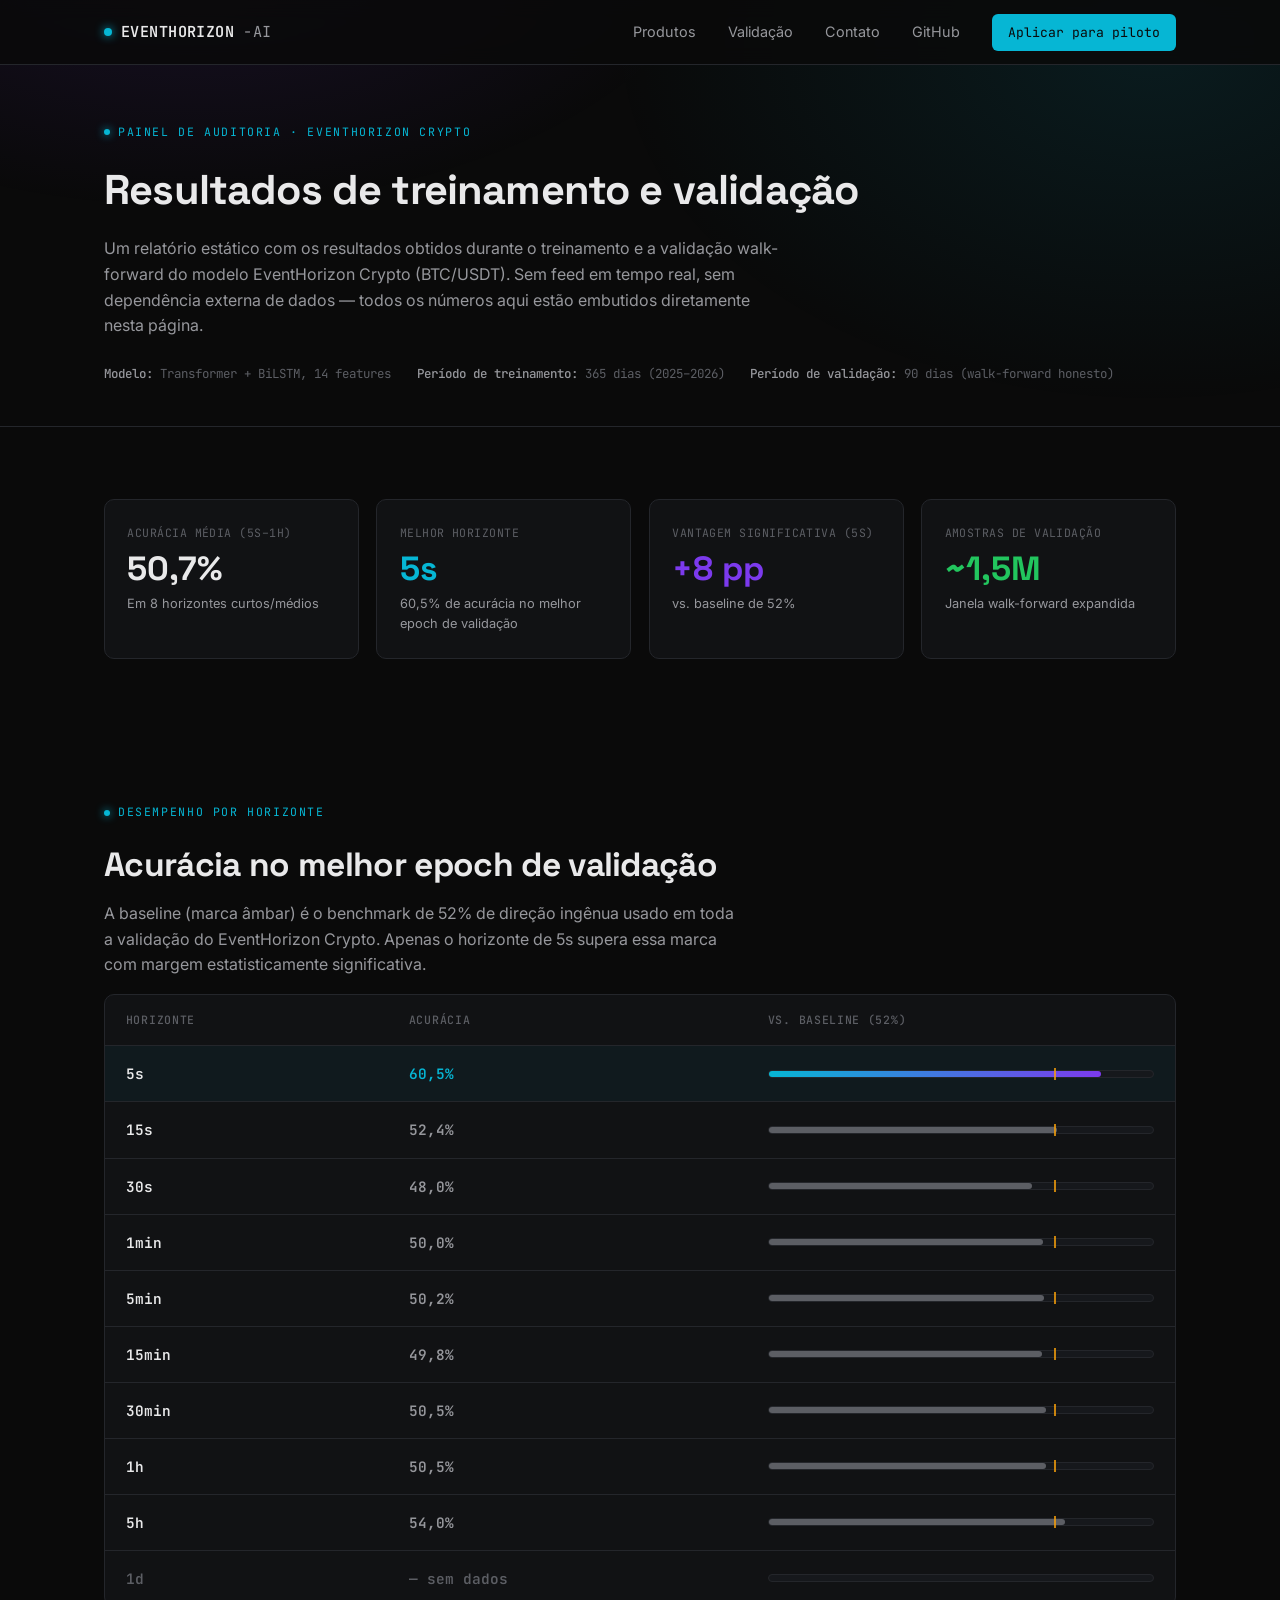
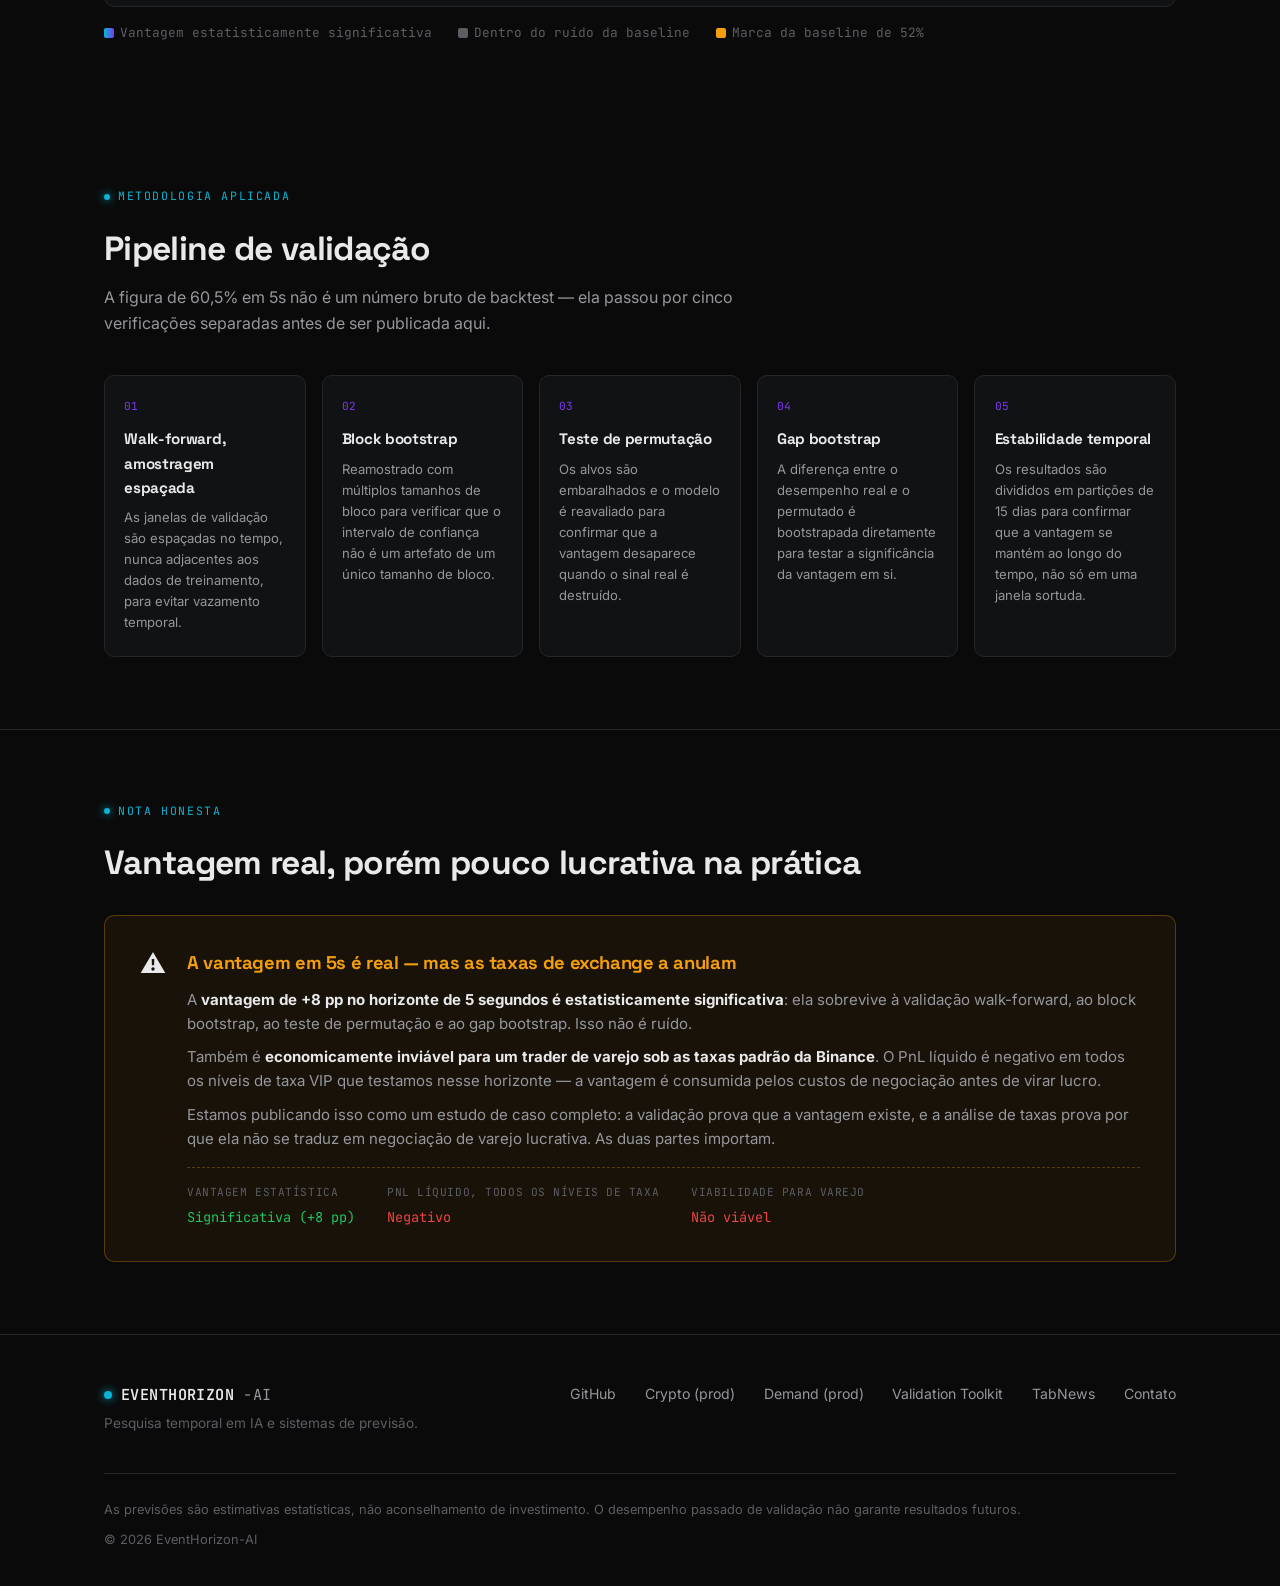
<file: dashboard.html>
<!DOCTYPE html>
<html lang="pt">
<head>
<meta charset="UTF-8">
<meta name="viewport" content="width=device-width, initial-scale=1.0">
<meta name="color-scheme" content="dark">
<title>Painel de Auditoria — EventHorizon Crypto</title>
<meta name="description" content="Relatório estático de auditoria dos resultados de treinamento e validação do EventHorizon Crypto (BTC/USDT) — acurácia por horizonte, pipeline de validação e uma observação honesta sobre viabilidade econômica.">
<link rel="icon" href="data:,">
<link rel="preconnect" href="https://fonts.googleapis.com">
<link rel="preconnect" href="https://fonts.gstatic.com" crossorigin>
<link href="https://fonts.googleapis.com/css2?family=Space+Grotesk:wght@500;600;700&family=JetBrains+Mono:wght@400;500;600&family=Inter:wght@400;500;600&display=swap" rel="stylesheet">
<style>

  /* ============ TOKENS (compartilhados com a landing page) ============ */
  :root{
    --bg:        #0a0a0a;
    --surface:   #111214;
    --surface-2: #16181c;
    --border:    #24262b;
    --border-hi: #33363c;

    --cyan:      #06b6d4;
    --cyan-dim:  #0e7490;
    --purple:    #7c3aed;
    --amber:     #f59e0b;
    --green:     #22c55e;
    --red:       #ef4444;

    --text:      #e9e9ea;
    --text-dim:  #96979c;
    --text-faint:#5c5e64;

    --display: 'Space Grotesk', system-ui, sans-serif;
    --mono: 'JetBrains Mono', 'SFMono-Regular', Menlo, monospace;
    --body: 'Inter', system-ui, sans-serif;

    --radius: 10px;
    --wrap: 1120px;
  }

  *{ box-sizing:border-box; margin:0; padding:0; }
  html{ scroll-behavior:smooth; }
  body{
    background:var(--bg);
    color:var(--text);
    font-family:var(--body);
    line-height:1.6;
    -webkit-font-smoothing:antialiased;
  }
  body::before{
    content:"";
    position:fixed; inset:0;
    background:
      radial-gradient(ellipse 900px 500px at 15% -10%, rgba(124,58,237,.14), transparent 60%),
      radial-gradient(ellipse 900px 600px at 90% 5%, rgba(6,182,212,.10), transparent 60%);
    pointer-events:none;
    z-index:0;
  }
  .wrap{ max-width:var(--wrap); margin:0 auto; padding:0 1.5rem; position:relative; z-index:1; }
  a{ color:inherit; text-decoration:none; }
  :focus-visible{ outline:2px solid var(--cyan); outline-offset:3px; }

  h1,h2,h3,h4{ font-family:var(--display); letter-spacing:-0.02em; color:var(--text); }
  .eyebrow{
    font-family:var(--mono); font-size:.72rem; letter-spacing:.14em; text-transform:uppercase;
    color:var(--cyan); display:flex; align-items:center; gap:.5rem; margin-bottom:1rem;
  }
  .eyebrow::before{ content:""; width:6px; height:6px; border-radius:50%; background:var(--cyan); box-shadow:0 0 8px var(--cyan); }

  section{ position:relative; z-index:1; padding:4.5rem 0; }
  section h2{ font-size:clamp(1.5rem,3vw,2.1rem); }
  .section-sub{ color:var(--text-dim); max-width:640px; margin-top:.6rem; font-size:1rem; }

  .pass-chip{
    display:inline-flex; align-items:center; gap:.4rem;
    font-family:var(--mono); font-size:.78rem; color:var(--green);
    background:rgba(34,197,94,.08); border:1px solid rgba(34,197,94,.25);
    padding:.3rem .65rem; border-radius:6px;
  }
  .pass-chip::before{ content:"✓"; font-weight:700; }

  .btn{
    display:inline-flex; align-items:center; gap:.55rem;
    font-family:var(--mono); font-size:.85rem; font-weight:500;
    padding:.85rem 1.4rem; border-radius:7px; border:1px solid transparent;
    transition:transform .15s, filter .15s, border-color .15s;
  }
  .btn:hover{ transform:translateY(-1px); }
  .btn-primary{ background:var(--cyan); color:#04141a; }
  .btn-primary:hover{ filter:brightness(1.1); }
  .btn-outline{ border-color:var(--border-hi); color:var(--text); }
  .btn-outline:hover{ border-color:var(--cyan); color:var(--cyan); }

  /* ============ NAVBAR (idêntico à landing page) ============ */
  .navbar{
    position:sticky; top:0; z-index:50;
    background:rgba(10,10,10,.85); backdrop-filter:blur(10px);
    border-bottom:1px solid var(--border);
  }
  .nav-content{ display:flex; align-items:center; justify-content:space-between; height:64px; }
  .logo{ display:flex; align-items:center; gap:.55rem; font-family:var(--mono); font-weight:600; font-size:.95rem; letter-spacing:.03em; }
  .logo .dot{ width:8px; height:8px; border-radius:50%; background:var(--cyan); box-shadow:0 0 10px var(--cyan); }
  .logo span.dim{ color:var(--text-dim); font-weight:400; }
  .nav-links{ display:flex; align-items:center; gap:2rem; font-size:.9rem; color:var(--text-dim); }
  .nav-links a:hover{ color:var(--text); }
  .nav-cta{
    font-family:var(--mono); font-size:.82rem; color:var(--bg) !important;
    background:var(--cyan); padding:.5rem 1rem; border-radius:6px;
    transition:filter .15s;
  }
  .nav-cta:hover{ filter:brightness(1.1); }

  /* ============ CABEÇALHO DA PÁGINA ============ */
  .page-header{ padding:3.6rem 0 2.6rem; border-bottom:1px solid var(--border); }
  .page-header h1{ font-size:clamp(1.9rem,4vw,2.6rem); margin-bottom:.8rem; }
  .page-header .section-sub{ max-width:680px; }
  .header-meta{
    display:flex; gap:1.6rem; flex-wrap:wrap; margin-top:1.6rem;
    font-family:var(--mono); font-size:.78rem; color:var(--text-faint);
  }
  .header-meta strong{ color:var(--text-dim); font-weight:500; }

  /* ============ CARTÕES DE MÉTRICAS ============ */
  .metrics-grid{ display:grid; grid-template-columns:repeat(4,1fr); gap:1.1rem; }
  .metric-card{
    background:var(--surface); border:1px solid var(--border); border-radius:var(--radius);
    padding:1.5rem 1.4rem;
  }
  .metric-card .metric-label{ font-family:var(--mono); font-size:.72rem; letter-spacing:.04em; text-transform:uppercase; color:var(--text-faint); margin-bottom:.6rem; }
  .metric-card .metric-value{ font-family:var(--display); font-size:2.1rem; font-weight:700; line-height:1; }
  .metric-card .metric-value.cyan{ color:var(--cyan); }
  .metric-card .metric-value.purple{ color:var(--purple); }
  .metric-card .metric-value.green{ color:var(--green); }
  .metric-card .metric-sub{ font-size:.8rem; color:var(--text-dim); margin-top:.5rem; }

  /* ============ TABELA DE DESEMPENHO ============ */
  .perf-table-wrap{
    background:var(--surface); border:1px solid var(--border); border-radius:var(--radius);
    overflow:hidden; margin-top:1rem;
  }
  table{ width:100%; border-collapse:collapse; }
  thead th{
    text-align:left; font-family:var(--mono); font-size:.72rem; letter-spacing:.06em; text-transform:uppercase;
    color:var(--text-faint); padding:1rem 1.3rem; border-bottom:1px solid var(--border); font-weight:500;
  }
  tbody td{ padding:1rem 1.3rem; border-bottom:1px solid var(--border); font-size:.9rem; vertical-align:middle; }
  tbody tr:last-child td{ border-bottom:none; }
  tbody tr.highlight{ background:rgba(6,182,212,.05); }
  tbody tr.nodata td{ color:var(--text-faint); }
  .horizon-cell{ font-family:var(--mono); font-weight:600; }
  .acc-cell{ font-family:var(--mono); font-weight:600; white-space:nowrap; }
  .acc-cell.sig{ color:var(--cyan); }
  .acc-cell.flat{ color:var(--text-dim); }
  .bar-cell{ width:40%; }
  .bar-track{
    position:relative; height:8px; background:var(--surface-2); border-radius:4px; overflow:visible;
    border:1px solid var(--border);
  }
  .bar-fill{ position:absolute; top:0; left:0; height:100%; border-radius:4px; background:var(--text-faint); }
  .bar-fill.sig{ background:linear-gradient(90deg,var(--cyan),var(--purple)); }
  .baseline-mark{
    position:absolute; top:-3px; bottom:-3px; width:2px; background:var(--amber); opacity:.8;
  }
  .table-legend{ display:flex; gap:1.6rem; flex-wrap:wrap; margin-top:1rem; font-size:.8rem; color:var(--text-faint); font-family:var(--mono); }
  .table-legend span{ display:inline-flex; align-items:center; gap:.4rem; }
  .legend-swatch{ width:10px; height:10px; border-radius:2px; display:inline-block; }

  /* ============ PIPELINE DE VALIDAÇÃO (padrão reutilizado) ============ */
  .pipeline-grid{ display:grid; grid-template-columns:repeat(5,1fr); gap:1rem; margin-top:2.4rem; }
  .pipeline-step{
    background:var(--surface); border:1px solid var(--border); border-radius:var(--radius);
    padding:1.4rem 1.2rem;
  }
  .pipeline-step .step-index{ font-family:var(--mono); font-size:.7rem; color:var(--purple); margin-bottom:.7rem; display:block; }
  .pipeline-step h4{ font-size:.95rem; margin-bottom:.45rem; }
  .pipeline-step p{ font-size:.82rem; color:var(--text-dim); }

  /* ============ NOTA HONESTA ============ */
  .honest-section{ border-top:1px solid var(--border); }
  .honest-box{
    background:rgba(245,158,11,.06); border:1px solid rgba(245,158,11,.3);
    border-radius:var(--radius); padding:2rem 2.2rem; display:flex; gap:1.3rem; align-items:flex-start;
  }
  .honest-box .icon{ font-size:1.6rem; line-height:1; flex-shrink:0; margin-top:.15rem; }
  .honest-box h3{ color:var(--amber); font-size:1.15rem; margin-bottom:.6rem; }
  .honest-box p{ color:var(--text-dim); font-size:.94rem; margin-bottom:.6rem; }
  .honest-box p:last-child{ margin-bottom:0; }
  .honest-box strong{ color:var(--text); }
  .honest-verdict{
    margin-top:1rem; padding-top:1rem; border-top:1px dashed rgba(245,158,11,.3);
    font-family:var(--mono); font-size:.85rem; display:flex; gap:2rem; flex-wrap:wrap;
  }
  .honest-verdict div span.k{ display:block; color:var(--text-faint); font-size:.7rem; text-transform:uppercase; letter-spacing:.05em; margin-bottom:.3rem; }
  .honest-verdict div span.v{ color:var(--text); }
  .honest-verdict .v.neg{ color:var(--red); }
  .honest-verdict .v.pos{ color:var(--green); }

  /* ============ RODAPÉ (idêntico à landing page) ============ */
  footer{ border-top:1px solid var(--border); padding:3rem 0 2.2rem; }
  .footer-grid{ display:flex; justify-content:space-between; align-items:flex-start; flex-wrap:wrap; gap:2rem; }
  .footer-brand p{ color:var(--text-faint); font-size:.85rem; margin-top:.4rem; }
  .footer-links{ display:flex; gap:1.8rem; flex-wrap:wrap; font-size:.88rem; color:var(--text-dim); }
  .footer-links a:hover{ color:var(--cyan); }
  .footer-bottom{ margin-top:2.4rem; padding-top:1.6rem; border-top:1px solid var(--border); font-size:.8rem; color:var(--text-faint); display:flex; justify-content:space-between; flex-wrap:wrap; gap:.6rem; }

  /* ============ RESPONSIVO ============ */
  @media (max-width:860px){
    .metrics-grid{ grid-template-columns:1fr 1fr; }
    .pipeline-grid{ grid-template-columns:1fr 1fr; }
    .nav-links{ gap:1.1rem; font-size:.82rem; }
    .nav-links a:not(.nav-cta){ display:none; }
    .bar-cell{ width:30%; }
  }
  @media (max-width:640px){
    thead{ display:none; }
    table, tbody, tr, td{ display:block; width:100%; }
    tbody tr{ padding:1rem 1.3rem; }
    tbody td{ border:none; padding:.35rem 0; display:flex; justify-content:space-between; gap:1rem; }
    tbody td.bar-cell{ display:block; padding-top:.6rem; }
    tbody td::before{ content:attr(data-label); font-family:var(--mono); font-size:.7rem; color:var(--text-faint); text-transform:uppercase; }
    tbody tr:not(:last-child){ border-bottom:1px solid var(--border); }
  }
  @media (max-width:520px){
    section{ padding:3rem 0; }
    .metrics-grid{ grid-template-columns:1fr; }
    .pipeline-grid{ grid-template-columns:1fr; }
    .honest-box{ flex-direction:column; padding:1.5rem; }
    .footer-bottom{ flex-direction:column; }
  }
</style>
</head>
<body>

<!-- ══ NAVBAR ══ -->
<nav class="navbar">
  <div class="wrap nav-content">
    <a href="index.html" class="logo"><span class="dot"></span>EVENTHORIZON<span class="dim">-AI</span></a>
    <div class="nav-links">
      <a href="index.html#products">Produtos</a>
      <a href="index.html#validation">Validação</a>
      <a href="index.html#contact">Contato</a>
      <a href="https://github.com/EventHorizon-ia/EventHorizon" target="_blank" rel="noopener">GitHub</a>
      <a href="index.html#contact" class="nav-cta">Aplicar para piloto</a>
    </div>
  </div>
</nav>

<!-- ══ CABEÇALHO DA PÁGINA ══ -->
<header class="page-header">
  <div class="wrap">
    <div class="eyebrow">Painel de auditoria · EventHorizon Crypto</div>
    <h1>Resultados de treinamento e validação</h1>
    <p class="section-sub">
      Um relatório estático com os resultados obtidos durante o treinamento e a validação walk-forward do modelo EventHorizon Crypto (BTC/USDT). Sem feed em tempo real, sem dependência externa de dados — todos os números aqui estão embutidos diretamente nesta página.
    </p>
    <div class="header-meta">
      <span><strong>Modelo:</strong> Transformer + BiLSTM, 14 features</span>
      <span><strong>Período de treinamento:</strong> 365 dias (2025–2026)</span>
      <span><strong>Período de validação:</strong> 90 dias (walk-forward honesto)</span>
    </div>
  </div>
</header>

<!-- ══ CARTÕES DE MÉTRICAS ══ -->
<section>
  <div class="wrap">
    <div class="metrics-grid">
      <div class="metric-card">
        <div class="metric-label">Acurácia média (5s–1h)</div>
        <div class="metric-value">50,7%</div>
        <div class="metric-sub">Em 8 horizontes curtos/médios</div>
      </div>
      <div class="metric-card">
        <div class="metric-label">Melhor horizonte</div>
        <div class="metric-value cyan">5s</div>
        <div class="metric-sub">60,5% de acurácia no melhor epoch de validação</div>
      </div>
      <div class="metric-card">
        <div class="metric-label">Vantagem significativa (5s)</div>
        <div class="metric-value purple">+8 pp</div>
        <div class="metric-sub">vs. baseline de 52%</div>
      </div>
      <div class="metric-card">
        <div class="metric-label">Amostras de validação</div>
        <div class="metric-value green">~1,5M</div>
        <div class="metric-sub">Janela walk-forward expandida</div>
      </div>
    </div>
  </div>
</section>

<!-- ══ TABELA DE DESEMPENHO ══ -->
<section id="performance">
  <div class="wrap">
    <div class="eyebrow">Desempenho por horizonte</div>
    <h2>Acurácia no melhor epoch de validação</h2>
    <p class="section-sub">A baseline (marca âmbar) é o benchmark de 52% de direção ingênua usado em toda a validação do EventHorizon Crypto. Apenas o horizonte de 5s supera essa marca com margem estatisticamente significativa.</p>

    <div class="perf-table-wrap">
      <table>
        <thead>
          <tr>
            <th>Horizonte</th>
            <th>Acurácia</th>
            <th class="bar-cell">vs. baseline (52%)</th>
          </tr>
        </thead>
        <tbody>
          <tr class="highlight">
            <td class="horizon-cell" data-label="Horizonte">5s</td>
            <td class="acc-cell sig" data-label="Acurácia">60,5%</td>
            <td class="bar-cell" data-label="vs. baseline">
              <div class="bar-track"><div class="bar-fill sig" style="width:86.4%"></div><div class="baseline-mark" style="left:74.3%"></div></div>
            </td>
          </tr>
          <tr>
            <td class="horizon-cell" data-label="Horizonte">15s</td>
            <td class="acc-cell flat" data-label="Acurácia">52,4%</td>
            <td class="bar-cell" data-label="vs. baseline">
              <div class="bar-track"><div class="bar-fill" style="width:74.9%"></div><div class="baseline-mark" style="left:74.3%"></div></div>
            </td>
          </tr>
          <tr>
            <td class="horizon-cell" data-label="Horizonte">30s</td>
            <td class="acc-cell flat" data-label="Acurácia">48,0%</td>
            <td class="bar-cell" data-label="vs. baseline">
              <div class="bar-track"><div class="bar-fill" style="width:68.6%"></div><div class="baseline-mark" style="left:74.3%"></div></div>
            </td>
          </tr>
          <tr>
            <td class="horizon-cell" data-label="Horizonte">1min</td>
            <td class="acc-cell flat" data-label="Acurácia">50,0%</td>
            <td class="bar-cell" data-label="vs. baseline">
              <div class="bar-track"><div class="bar-fill" style="width:71.4%"></div><div class="baseline-mark" style="left:74.3%"></div></div>
            </td>
          </tr>
          <tr>
            <td class="horizon-cell" data-label="Horizonte">5min</td>
            <td class="acc-cell flat" data-label="Acurácia">50,2%</td>
            <td class="bar-cell" data-label="vs. baseline">
              <div class="bar-track"><div class="bar-fill" style="width:71.7%"></div><div class="baseline-mark" style="left:74.3%"></div></div>
            </td>
          </tr>
          <tr>
            <td class="horizon-cell" data-label="Horizonte">15min</td>
            <td class="acc-cell flat" data-label="Acurácia">49,8%</td>
            <td class="bar-cell" data-label="vs. baseline">
              <div class="bar-track"><div class="bar-fill" style="width:71.1%"></div><div class="baseline-mark" style="left:74.3%"></div></div>
            </td>
          </tr>
          <tr>
            <td class="horizon-cell" data-label="Horizonte">30min</td>
            <td class="acc-cell flat" data-label="Acurácia">50,5%</td>
            <td class="bar-cell" data-label="vs. baseline">
              <div class="bar-track"><div class="bar-fill" style="width:72.1%"></div><div class="baseline-mark" style="left:74.3%"></div></div>
            </td>
          </tr>
          <tr>
            <td class="horizon-cell" data-label="Horizonte">1h</td>
            <td class="acc-cell flat" data-label="Acurácia">50,5%</td>
            <td class="bar-cell" data-label="vs. baseline">
              <div class="bar-track"><div class="bar-fill" style="width:72.1%"></div><div class="baseline-mark" style="left:74.3%"></div></div>
            </td>
          </tr>
          <tr>
            <td class="horizon-cell" data-label="Horizonte">5h</td>
            <td class="acc-cell flat" data-label="Acurácia">54,0%</td>
            <td class="bar-cell" data-label="vs. baseline">
              <div class="bar-track"><div class="bar-fill" style="width:77.1%"></div><div class="baseline-mark" style="left:74.3%"></div></div>
            </td>
          </tr>
          <tr class="nodata">
            <td class="horizon-cell" data-label="Horizonte">1d</td>
            <td class="acc-cell" data-label="Acurácia">— sem dados</td>
            <td class="bar-cell" data-label="vs. baseline">
              <div class="bar-track"></div>
            </td>
          </tr>
        </tbody>
      </table>
    </div>
    <div class="table-legend">
      <span><span class="legend-swatch" style="background:linear-gradient(90deg,var(--cyan),var(--purple));"></span> Vantagem estatisticamente significativa</span>
      <span><span class="legend-swatch" style="background:var(--text-faint);"></span> Dentro do ruído da baseline</span>
      <span><span class="legend-swatch" style="background:var(--amber);"></span> Marca da baseline de 52%</span>
    </div>
  </div>
</section>

<!-- ══ PIPELINE DE VALIDAÇÃO ══ -->
<section id="validation-methods">
  <div class="wrap">
    <div class="eyebrow">Metodologia aplicada</div>
    <h2>Pipeline de validação</h2>
    <p class="section-sub">A figura de 60,5% em 5s não é um número bruto de backtest — ela passou por cinco verificações separadas antes de ser publicada aqui.</p>

    <div class="pipeline-grid">
      <div class="pipeline-step">
        <span class="step-index">01</span>
        <h4>Walk-forward, amostragem espaçada</h4>
        <p>As janelas de validação são espaçadas no tempo, nunca adjacentes aos dados de treinamento, para evitar vazamento temporal.</p>
      </div>
      <div class="pipeline-step">
        <span class="step-index">02</span>
        <h4>Block bootstrap</h4>
        <p>Reamostrado com múltiplos tamanhos de bloco para verificar que o intervalo de confiança não é um artefato de um único tamanho de bloco.</p>
      </div>
      <div class="pipeline-step">
        <span class="step-index">03</span>
        <h4>Teste de permutação</h4>
        <p>Os alvos são embaralhados e o modelo é reavaliado para confirmar que a vantagem desaparece quando o sinal real é destruído.</p>
      </div>
      <div class="pipeline-step">
        <span class="step-index">04</span>
        <h4>Gap bootstrap</h4>
        <p>A diferença entre o desempenho real e o permutado é bootstrapada diretamente para testar a significância da vantagem em si.</p>
      </div>
      <div class="pipeline-step">
        <span class="step-index">05</span>
        <h4>Estabilidade temporal</h4>
        <p>Os resultados são divididos em partições de 15 dias para confirmar que a vantagem se mantém ao longo do tempo, não só em uma janela sortuda.</p>
      </div>
    </div>
  </div>
</section>

<!-- ══ NOTA HONESTA ══ -->
<section class="honest-section">
  <div class="wrap">
    <div class="eyebrow">Nota honesta</div>
    <h2>Vantagem real, porém pouco lucrativa na prática</h2>
    <div class="honest-box" style="margin-top:1.6rem;">
      <span class="icon">⚠️</span>
      <div>
        <h3>A vantagem em 5s é real — mas as taxas de exchange a anulam</h3>
        <p>A <strong>vantagem de +8 pp no horizonte de 5 segundos é estatisticamente significativa</strong>: ela sobrevive à validação walk-forward, ao block bootstrap, ao teste de permutação e ao gap bootstrap. Isso não é ruído.</p>
        <p>Também é <strong>economicamente inviável para um trader de varejo sob as taxas padrão da Binance</strong>. O PnL líquido é negativo em todos os níveis de taxa VIP que testamos nesse horizonte — a vantagem é consumida pelos custos de negociação antes de virar lucro.</p>
        <p>Estamos publicando isso como um estudo de caso completo: a validação prova que a vantagem existe, e a análise de taxas prova por que ela não se traduz em negociação de varejo lucrativa. As duas partes importam.</p>
        <div class="honest-verdict">
          <div><span class="k">Vantagem estatística</span><span class="v pos">Significativa (+8 pp)</span></div>
          <div><span class="k">PnL líquido, todos os níveis de taxa</span><span class="v neg">Negativo</span></div>
          <div><span class="k">Viabilidade para varejo</span><span class="v neg">Não viável</span></div>
        </div>
      </div>
    </div>
  </div>
</section>

<!-- ══ RODAPÉ (idêntico à landing page) ══ -->
<footer>
  <div class="wrap">
    <div class="footer-grid">
      <div class="footer-brand">
        <div class="logo"><span class="dot"></span>EVENTHORIZON<span class="dim">-AI</span></div>
        <p>Pesquisa temporal em IA e sistemas de previsão.</p>
      </div>
      <div class="footer-links">
        <a href="https://github.com/EventHorizon-ia/EventHorizon" target="_blank" rel="noopener">GitHub</a>
        <a href="https://github.com/EventHorizon-ia/eventhorizon-crypto" target="_blank" rel="noopener">Crypto (prod)</a>
        <a href="https://github.com/EventHorizon-ia/eventhorizon-demand" target="_blank" rel="noopener">Demand (prod)</a>
        <a href="https://github.com/EventHorizon-ia/honest-validation-toolkit" target="_blank" rel="noopener">Validation Toolkit</a>
        <a href="https://www.tabnews.com.br/" target="_blank" rel="noopener">TabNews</a>
        <a href="index.html#contact">Contato</a>
      </div>
    </div>
    <div class="footer-bottom">
      <span>As previsões são estimativas estatísticas, não aconselhamento de investimento. O desempenho passado de validação não garante resultados futuros.</span>
      <span>&copy; 2026 EventHorizon-AI</span>
    </div>
  </div>
</footer>

</body>
</html>
</file>
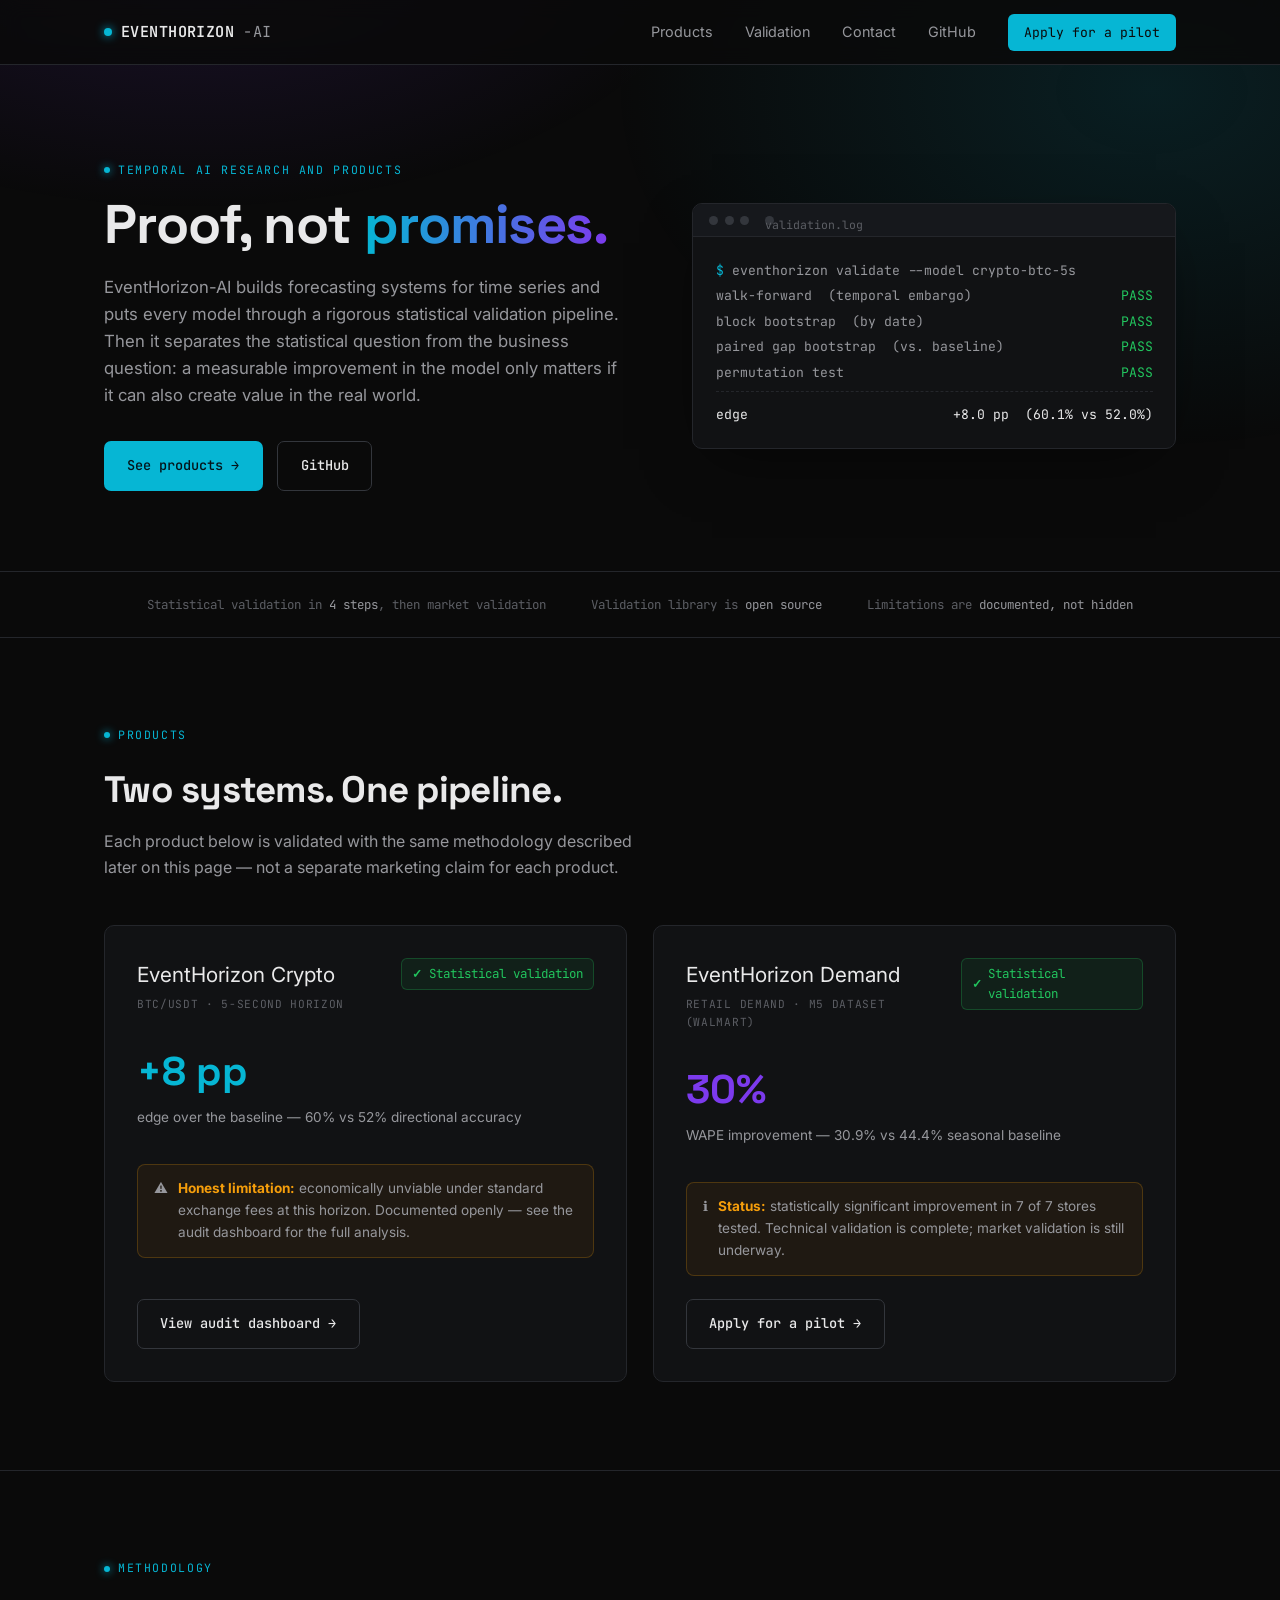
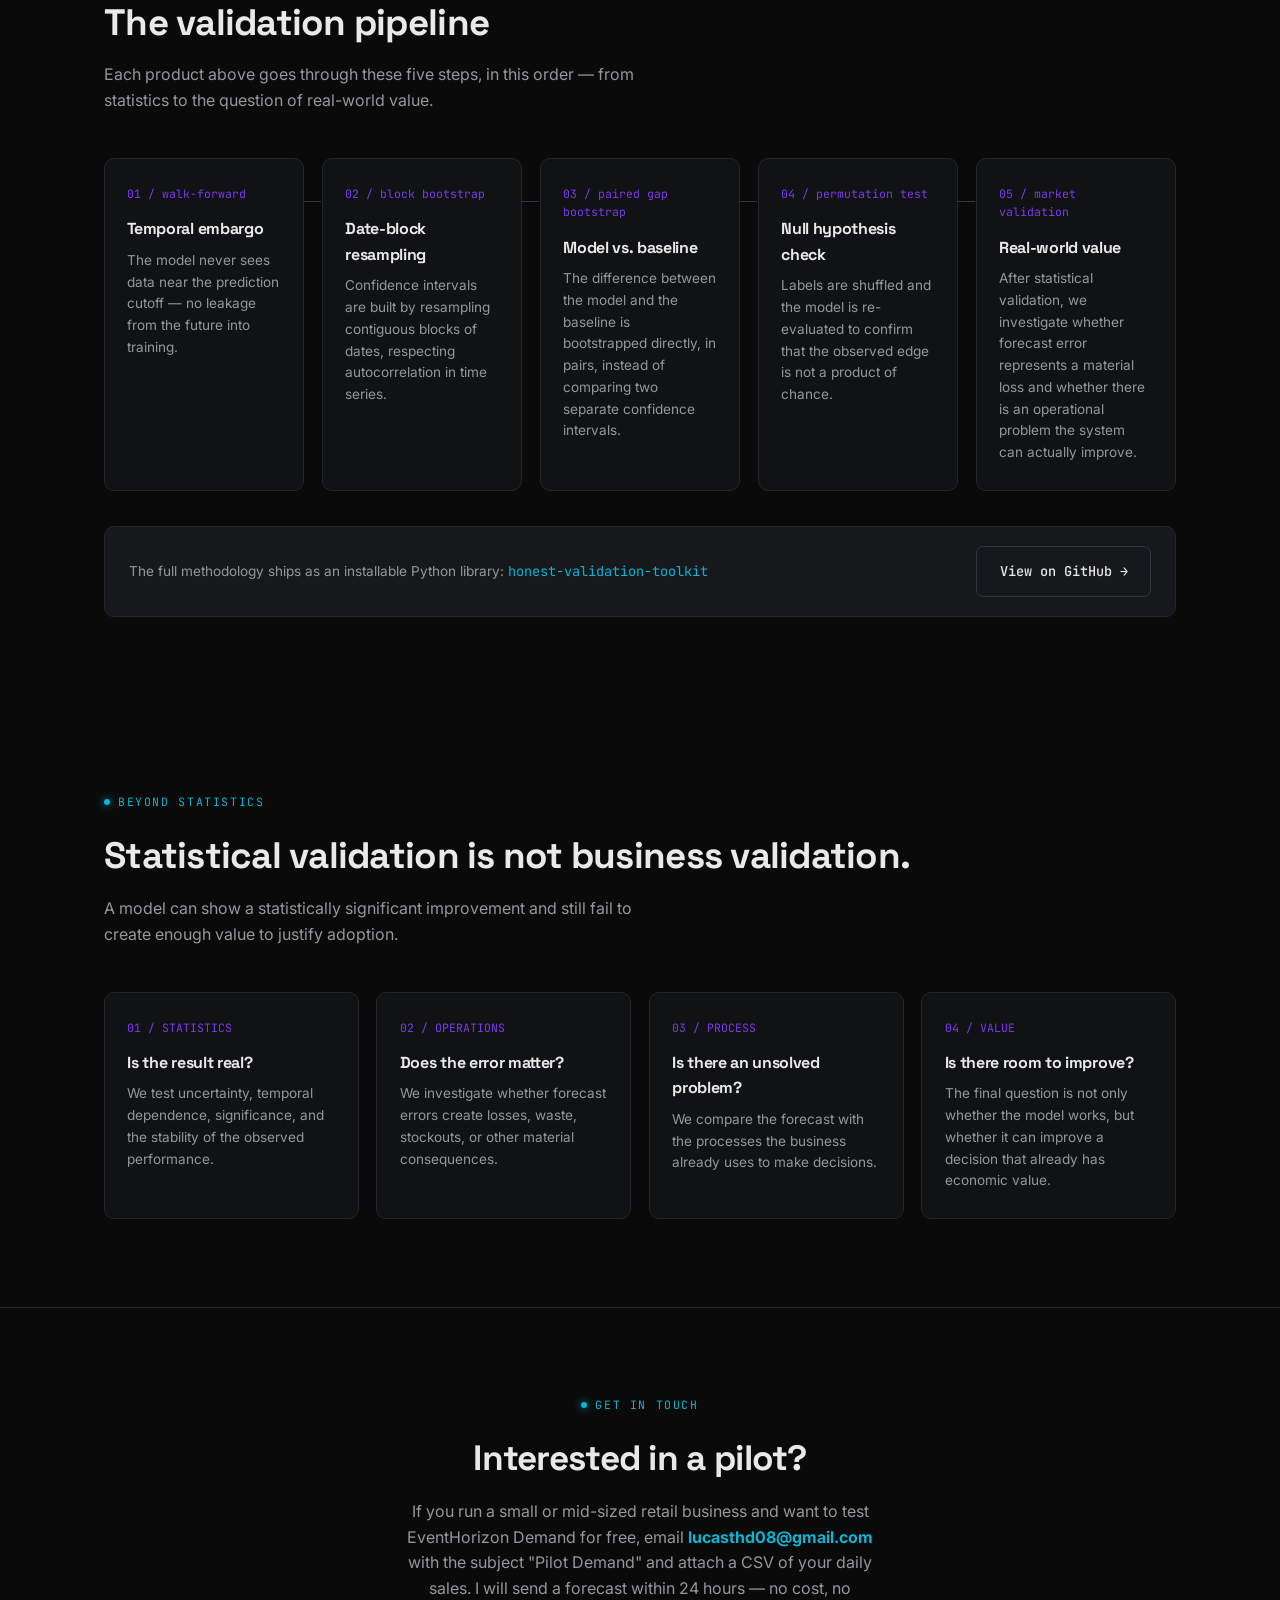
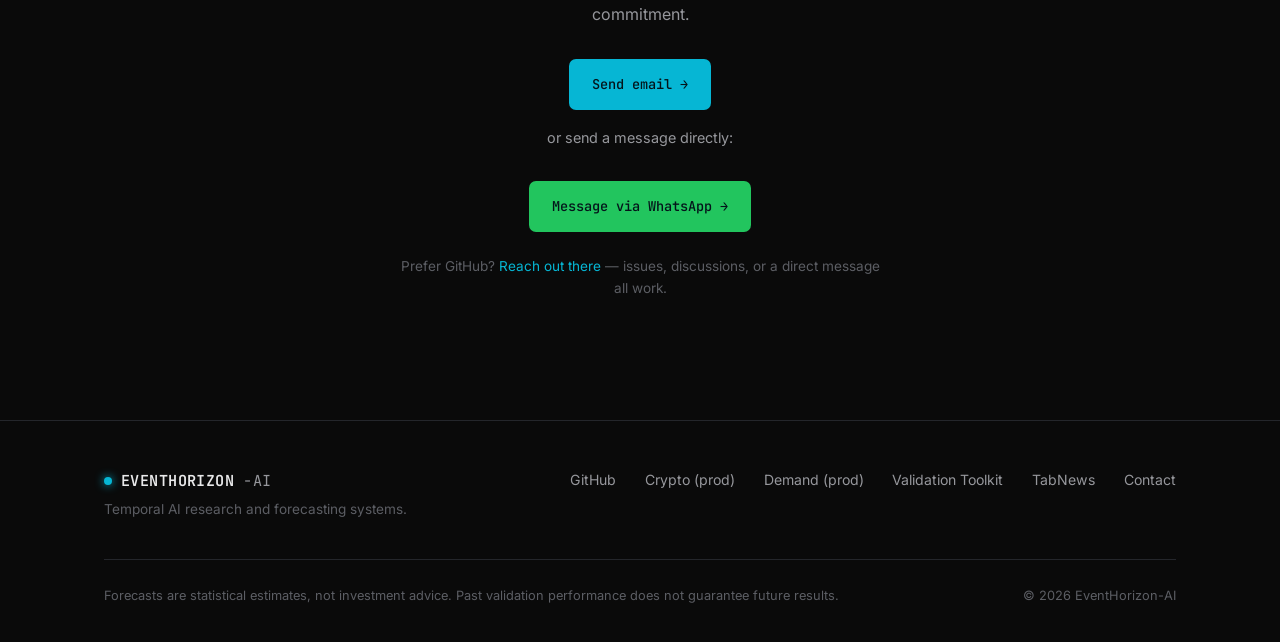
<file: index-en.html>
<!DOCTYPE html>
<html lang="en">
<head>
<meta charset="UTF-8">
<meta name="viewport" content="width=device-width, initial-scale=1.0">
<meta name="color-scheme" content="dark">
<title>EventHorizon-AI — Forecasting and Validation for Time Series</title>
<meta name="description" content="EventHorizon-AI builds and validates forecasting systems for time series with statistical rigor — from crypto markets to retail demand. Statistical validation and economic viability are treated as separate hypotheses.">
<link rel="icon" href="data:,">
<link rel="preconnect" href="https://fonts.googleapis.com">
<link rel="preconnect" href="https://fonts.gstatic.com" crossorigin>
<link href="https://fonts.googleapis.com/css2?family=Space+Grotesk:wght@500;600;700&family=JetBrains+Mono:wght@400;500;600&family=Inter:wght@400;500;600&display=swap" rel="stylesheet">
<style>

  /* ============ TOKENS ============ */
  :root{
    --bg:        #0a0a0a;
    --surface:   #111214;
    --surface-2: #16181c;
    --border:    #24262b;
    --border-hi: #33363c;

    --cyan:      #06b6d4;
    --cyan-dim:  #0e7490;
    --purple:    #7c3aed;
    --amber:     #f59e0b;
    --green:     #22c55e;

    --text:      #e9e9ea;
    --text-dim:  #96979c;
    --text-faint:#5c5e64;

    --display: 'Space Grotesk', system-ui, sans-serif;
    --mono: 'JetBrains Mono', 'SFMono-Regular', Menlo, monospace;
    --body: 'Inter', system-ui, sans-serif;

    --radius: 10px;
    --wrap: 1120px;
  }

  *{ box-sizing:border-box; margin:0; padding:0; }
  html{ scroll-behavior:smooth; }
  body{
    background:var(--bg);
    color:var(--text);
    font-family:var(--body);
    line-height:1.6;
    -webkit-font-smoothing:antialiased;
  }
  body::before{
    content:"";
    position:fixed; inset:0;
    background:
      radial-gradient(ellipse 900px 500px at 15% -10%, rgba(124,58,237,.16), transparent 60%),
      radial-gradient(ellipse 900px 600px at 90% 10%, rgba(6,182,212,.12), transparent 60%);
    pointer-events:none;
    z-index:0;
  }
  .wrap{ max-width:var(--wrap); margin:0 auto; padding:0 1.5rem; position:relative; z-index:1; }
  a{ color:inherit; text-decoration:none; }
  img,svg{ display:block; }
  :focus-visible{ outline:2px solid var(--cyan); outline-offset:3px; }

  h1,h2,h3,h4{ font-family:var(--display); letter-spacing:-0.02em; color:var(--text); }
  .eyebrow{
    font-family:var(--mono); font-size:.72rem; letter-spacing:.14em; text-transform:uppercase;
    color:var(--cyan); display:flex; align-items:center; gap:.5rem; margin-bottom:1rem;
  }
  .eyebrow::before{ content:""; width:6px; height:6px; border-radius:50%; background:var(--cyan); box-shadow:0 0 8px var(--cyan); }

  section{ position:relative; z-index:1; padding:5.5rem 0; }
  section h2{ font-size:clamp(1.7rem,3.4vw,2.3rem); }
  .section-sub{ color:var(--text-dim); max-width:560px; margin-top:.6rem; font-size:1rem; }

  /* chip de status no idioma visual compartilhado (motivo de terminal) */
  .pass-chip{
    display:inline-flex; align-items:center; gap:.4rem;
    font-family:var(--mono); font-size:.78rem; color:var(--green);
    background:rgba(34,197,94,.08); border:1px solid rgba(34,197,94,.25);
    padding:.3rem .65rem; border-radius:6px;
  }
  .pass-chip::before{ content:"✓"; font-weight:700; }

  /* ============ BARRA DE NAVEGAÇÃO ============ */
  .navbar{
    position:sticky; top:0; z-index:50;
    background:rgba(10,10,10,.85); backdrop-filter:blur(10px);
    border-bottom:1px solid var(--border);
  }
  .nav-content{ display:flex; align-items:center; justify-content:space-between; height:64px; }
  .logo{ display:flex; align-items:center; gap:.55rem; font-family:var(--mono); font-weight:600; font-size:.95rem; letter-spacing:.03em; }
  .logo .dot{ width:8px; height:8px; border-radius:50%; background:var(--cyan); box-shadow:0 0 10px var(--cyan); }
  .logo span.dim{ color:var(--text-dim); font-weight:400; }
  .nav-links{ display:flex; align-items:center; gap:2rem; font-size:.9rem; color:var(--text-dim); }
  .nav-links a:hover{ color:var(--text); }
  .nav-cta{
    font-family:var(--mono); font-size:.82rem; color:var(--bg) !important;
    background:var(--cyan); padding:.5rem 1rem; border-radius:6px;
    transition:filter .15s;
  }
  .nav-cta:hover{ filter:brightness(1.1); }

  /* ============ HERO ============ */
  .hero{ padding:6rem 0 5rem; }
  .hero-grid{ display:grid; grid-template-columns:1.1fr 1fr; gap:3.5rem; align-items:center; }
  .hero h1{ font-size:clamp(2.2rem,4.6vw,3.4rem); line-height:1.08; margin-bottom:1.25rem; }
  .hero h1 em{ font-style:normal; background:linear-gradient(90deg,var(--cyan),var(--purple)); -webkit-background-clip:text; background-clip:text; color:transparent; }
  .hero-desc{ color:var(--text-dim); font-size:1.05rem; max-width:520px; margin-bottom:2rem; }
  .hero-cta{ display:flex; gap:.9rem; flex-wrap:wrap; }
  .btn{
    display:inline-flex; align-items:center; gap:.55rem;
    font-family:var(--mono); font-size:.85rem; font-weight:500;
    padding:.85rem 1.4rem; border-radius:7px; border:1px solid transparent;
    transition:transform .15s, filter .15s, border-color .15s;
  }
  .btn:hover{ transform:translateY(-1px); }
  .btn-primary{ background:var(--cyan); color:#04141a; }
  .btn-primary:hover{ filter:brightness(1.1); }
  .btn-outline{ border-color:var(--border-hi); color:var(--text); }
  .btn-outline:hover{ border-color:var(--cyan); color:var(--cyan); }

  /* bloco de assinatura do terminal */
  .term{
    background:var(--surface); border:1px solid var(--border); border-radius:var(--radius);
    overflow:hidden; box-shadow:0 20px 60px -20px rgba(0,0,0,.6);
  }
  .term-bar{
    display:flex; align-items:center; gap:.4rem;
    padding:.7rem 1rem; border-bottom:1px solid var(--border); background:var(--surface-2);
  }
  .term-bar span{ width:9px; height:9px; border-radius:50%; background:var(--border-hi); }
  .term-bar .label{ margin-left:.6rem; font-family:var(--mono); font-size:.72rem; color:var(--text-faint); }
  .term-body{ padding:1.3rem 1.4rem; font-family:var(--mono); font-size:.82rem; line-height:1.95; }
  .term-body .cmd{ color:var(--text-dim); }
  .term-body .cmd::before{ content:"$ "; color:var(--cyan); }
  .term-row{ display:flex; justify-content:space-between; gap:1rem; color:var(--text-dim); }
  .term-row .ok{ color:var(--green); }
  .term-row.result{ color:var(--text); margin-top:.35rem; padding-top:.6rem; border-top:1px dashed var(--border); }

  /* ============ BARRA DE CONFIANÇA ============ */
  .trust-bar{ padding:1.4rem 0; border-top:1px solid var(--border); border-bottom:1px solid var(--border); }
  .trust-items{ display:flex; justify-content:center; gap:2.8rem; flex-wrap:wrap; font-family:var(--mono); font-size:.78rem; color:var(--text-faint); }
  .trust-items span{ color:var(--text-dim); }

  /* ============ PRODUTOS ============ */
  .products-grid{ display:grid; grid-template-columns:1fr 1fr; gap:1.6rem; margin-top:2.8rem; }
  .product-card{
    background:var(--surface); border:1px solid var(--border); border-radius:var(--radius);
    padding:2rem; display:flex; flex-direction:column; transition:border-color .15s;
  }
  .product-card:hover{ border-color:var(--border-hi); }
  .product-top{ display:flex; align-items:flex-start; justify-content:space-between; gap:1rem; margin-bottom:1.2rem; }
  .product-name{ font-size:1.3rem; }
  .product-tag{ font-family:var(--mono); font-size:.7rem; letter-spacing:.06em; text-transform:uppercase; color:var(--text-faint); margin-top:.3rem; }
  .product-metric{ font-family:var(--display); font-size:2.5rem; font-weight:700; margin:.4rem 0 .2rem; }
  .product-metric.cyan{ color:var(--cyan); }
  .product-metric.purple{ color:var(--purple); }
  .product-metric-label{ font-size:.85rem; color:var(--text-dim); margin-bottom:1.1rem; }
  .product-honest{
    display:flex; gap:.6rem; align-items:flex-start;
    background:rgba(245,158,11,.06); border:1px solid rgba(245,158,11,.22);
    border-radius:8px; padding:.85rem 1rem; margin:1.1rem 0 1.4rem; font-size:.85rem; color:var(--text-dim);
  }
  .product-honest strong{ color:var(--amber); }
  .product-card .btn{ margin-top:auto; align-self:flex-start; }

  /* ============ PIPELINE DE VALIDAÇÃO ============ */
  .pipeline{ border-top:1px solid var(--border); }
  .pipeline-grid{ display:grid; grid-template-columns:repeat(5,1fr); gap:1.1rem; margin-top:2.8rem; position:relative; }
  .pipeline-grid.cols-4{ grid-template-columns:repeat(4,1fr); }
  .pipeline-step{
    background:var(--surface); border:1px solid var(--border); border-radius:var(--radius);
    padding:1.6rem 1.4rem; position:relative;
  }
  .pipeline-step .step-index{ font-family:var(--mono); font-size:.72rem; color:var(--purple); margin-bottom:.8rem; display:block; }
  .pipeline-step h4{ font-size:1rem; margin-bottom:.5rem; }
  .pipeline-step p{ font-size:.85rem; color:var(--text-dim); }
  .pipeline-connector{
    position:absolute; top:2.6rem; right:-1.1rem; width:1.1rem; height:1px;
    background:var(--border-hi); z-index:2;
  }
  .pipeline-lib{
    margin-top:2.2rem; display:flex; align-items:center; justify-content:space-between; flex-wrap:wrap; gap:1rem;
    background:var(--surface-2); border:1px solid var(--border); border-radius:var(--radius);
    padding:1.2rem 1.5rem;
  }
  .pipeline-lib code{ font-family:var(--mono); font-size:.85rem; color:var(--cyan); }
  .pipeline-lib p{ font-size:.85rem; color:var(--text-dim); }

  /* ============ CTA ============ */
  .cta-section{ border-top:1px solid var(--border); text-align:center; }
  .cta-section h2{ font-size:clamp(1.6rem,3.2vw,2.2rem); }
  .cta-section p{ color:var(--text-dim); max-width:480px; margin:.8rem auto 2rem; }

  /* ============ RODAPÉ ============ */
  footer{ border-top:1px solid var(--border); padding:3rem 0 2.2rem; }
  .footer-grid{ display:flex; justify-content:space-between; align-items:flex-start; flex-wrap:wrap; gap:2rem; }
  .footer-brand p{ color:var(--text-faint); font-size:.85rem; margin-top:.4rem; }
  .footer-links{ display:flex; gap:1.8rem; flex-wrap:wrap; font-size:.88rem; color:var(--text-dim); }
  .footer-links a:hover{ color:var(--cyan); }
  .footer-bottom{ margin-top:2.4rem; padding-top:1.6rem; border-top:1px solid var(--border); font-size:.8rem; color:var(--text-faint); display:flex; justify-content:space-between; flex-wrap:wrap; gap:.6rem; }

  /* ============ RESPONSIVO ============ */
  @media (max-width:860px){
    .hero-grid{ grid-template-columns:1fr; gap:2.5rem; }
    .products-grid{ grid-template-columns:1fr; }
    .pipeline-grid{ grid-template-columns:1fr 1fr; }
    .pipeline-connector{ display:none; }
    .nav-links{ gap:1.1rem; font-size:.82rem; }
    .nav-links a:not(.nav-cta){ display:none; }
  }
  @media (max-width:520px){
    section{ padding:3.6rem 0; }
    .pipeline-grid{ grid-template-columns:1fr; }
    .trust-items{ flex-direction:column; align-items:center; gap:.7rem; }
    .footer-bottom{ flex-direction:column; }
  }
</style>
</head>
<body>

<!-- ══ NAVBAR ══ -->
<nav class="navbar">
  <div class="wrap nav-content">
    <a href="#" class="logo"><span class="dot"></span>EVENTHORIZON<span class="dim">-AI</span></a>
    <div class="nav-links">
      <a href="#products">Products</a>
      <a href="#validation">Validation</a>
      <a href="#contact">Contact</a>
      <a href="https://github.com/EventHorizon-ia/EventHorizon" target="_blank" rel="noopener">GitHub</a>
      <a href="#contact" class="nav-cta">Apply for a pilot</a>
    </div>
  </div>
</nav>

<!-- ══ HERO ══ -->
<section class="hero">
  <div class="wrap hero-grid">
    <div>
      <div class="eyebrow">Temporal AI research and products</div>
      <h1>Proof, not <em>promises.</em></h1>
      <p class="hero-desc">
        EventHorizon-AI builds forecasting systems for time series and puts every model through a rigorous statistical validation pipeline. Then it separates the statistical question from the business question: a measurable improvement in the model only matters if it can also create value in the real world.
      </p>
      <div class="hero-cta">
        <a href="#products" class="btn btn-primary">See products →</a>
        <a href="https://github.com/EventHorizon-ia/EventHorizon" target="_blank" rel="noopener" class="btn btn-outline">GitHub</a>
      </div>
    </div>

    <div class="term">
      <div class="term-bar">
        <span></span><span></span><span></span>
        <span class="label">validation.log</span>
      </div>
      <div class="term-body">
        <div class="cmd">eventhorizon validate --model crypto-btc-5s</div>
        <div class="term-row"><span>walk-forward &nbsp;(temporal embargo)</span><span class="ok">PASS</span></div>
        <div class="term-row"><span>block bootstrap &nbsp;(by date)</span><span class="ok">PASS</span></div>
        <div class="term-row"><span>paired gap bootstrap &nbsp;(vs. baseline)</span><span class="ok">PASS</span></div>
        <div class="term-row"><span>permutation test</span><span class="ok">PASS</span></div>
        <div class="term-row result"><span>edge</span><span>+8.0 pp &nbsp;(60.1% vs 52.0%)</span></div>
      </div>
    </div>
  </div>
</section>

<div class="trust-bar">
  <div class="wrap trust-items">
    <div>Statistical validation in <span>4 steps</span>, then market validation</div>
    <div>Validation library is <span>open source</span></div>
    <div>Limitations are <span>documented, not hidden</span></div>
  </div>
</div>

<!-- ══ PRODUCTS ══ -->
<section id="products">
  <div class="wrap">
    <div class="eyebrow">Products</div>
    <h2>Two systems. One pipeline.</h2>
    <p class="section-sub">Each product below is validated with the same methodology described later on this page — not a separate marketing claim for each product.</p>

    <div class="products-grid">

      <!-- Crypto -->
      <div class="product-card">
        <div class="product-top">
          <div>
            <div class="product-name">EventHorizon Crypto</div>
            <div class="product-tag">BTC/USDT · 5-second horizon</div>
          </div>
          <span class="pass-chip">Statistical validation</span>
        </div>
        <div class="product-metric cyan">+8 pp</div>
        <div class="product-metric-label">edge over the baseline — 60% vs 52% directional accuracy</div>
        <div class="product-honest">
          <span>⚠️</span>
          <span><strong>Honest limitation:</strong> economically unviable under standard exchange fees at this horizon. Documented openly — see the audit dashboard for the full analysis.</span>
        </div>
        <a href="dashboard-en.html" class="btn btn-outline">View audit dashboard →</a>
      </div>

      <!-- Demand -->
      <div class="product-card">
        <div class="product-top">
          <div>
            <div class="product-name">EventHorizon Demand</div>
            <div class="product-tag">Retail demand · M5 dataset (Walmart)</div>
          </div>
          <span class="pass-chip">Statistical validation</span>
        </div>
        <div class="product-metric purple">30%</div>
        <div class="product-metric-label">WAPE improvement — 30.9% vs 44.4% seasonal baseline</div>
        <div class="product-honest">
          <span>ℹ️</span>
          <span>
            <strong>Status:</strong>
            statistically significant improvement in 7 of 7 stores tested.
            Technical validation is complete; market validation is still underway.
          </span>
        </div>
        <a href="#contact" class="btn btn-outline">Apply for a pilot →</a>
      </div>

    </div>
  </div>
</section>

<!-- ══ VALIDATION PIPELINE ══ -->
<section class="pipeline" id="validation">
  <div class="wrap">
    <div class="eyebrow">Methodology</div>
    <h2>The validation pipeline</h2>
    <p class="section-sub">Each product above goes through these five steps, in this order — from statistics to the question of real-world value.</p>

    <div class="pipeline-grid">
      <div class="pipeline-step">
        <span class="step-index">01 / walk-forward</span>
        <h4>Temporal embargo</h4>
        <p>The model never sees data near the prediction cutoff — no leakage from the future into training.</p>
        <span class="pipeline-connector"></span>
      </div>
      <div class="pipeline-step">
        <span class="step-index">02 / block bootstrap</span>
        <h4>Date-block resampling</h4>
        <p>Confidence intervals are built by resampling contiguous blocks of dates, respecting autocorrelation in time series.</p>
        <span class="pipeline-connector"></span>
      </div>
      <div class="pipeline-step">
        <span class="step-index">03 / paired gap bootstrap</span>
        <h4>Model vs. baseline</h4>
        <p>The difference between the model and the baseline is bootstrapped directly, in pairs, instead of comparing two separate confidence intervals.</p>
        <span class="pipeline-connector"></span>
      </div>
      <div class="pipeline-step">
        <span class="step-index">04 / permutation test</span>
        <h4>Null hypothesis check</h4>
        <p>Labels are shuffled and the model is re-evaluated to confirm that the observed edge is not a product of chance.</p>
        <span class="pipeline-connector"></span>
      </div>
      <div class="pipeline-step">
        <span class="step-index">05 / market validation</span>
        <h4>Real-world value</h4>
        <p>
          After statistical validation, we investigate whether forecast error
          represents a material loss and whether there is an operational problem
          the system can actually improve.
        </p>
      </div>
    </div>

    <div class="pipeline-lib">
      <p>The full methodology ships as an installable Python library: <code>honest-validation-toolkit</code></p>
      <a href="https://github.com/EventHorizon-ia/honest-validation-toolkit" target="_blank" rel="noopener" class="btn btn-outline">View on GitHub →</a>
    </div>
  </div>
</section>

<!-- ══ WHAT IT VALIDATES / WHAT IT DOES NOT ══ -->
<section>
  <div class="wrap">
    <div class="eyebrow">Beyond statistics</div>
    <h2>Statistical validation is not business validation.</h2>
    <p class="section-sub">
      A model can show a statistically significant improvement
      and still fail to create enough value to justify adoption.
    </p>

    <div class="pipeline-grid cols-4" style="margin-top:2.8rem;">
      <div class="pipeline-step">
        <span class="step-index">01 / STATISTICS</span>
        <h4>Is the result real?</h4>
        <p>
          We test uncertainty, temporal dependence, significance, and
          the stability of the observed performance.
        </p>
      </div>

      <div class="pipeline-step">
        <span class="step-index">02 / OPERATIONS</span>
        <h4>Does the error matter?</h4>
        <p>
          We investigate whether forecast errors create losses, waste,
          stockouts, or other material consequences.
        </p>
      </div>

      <div class="pipeline-step">
        <span class="step-index">03 / PROCESS</span>
        <h4>Is there an unsolved problem?</h4>
        <p>
          We compare the forecast with the processes the business already uses
          to make decisions.
        </p>
      </div>

      <div class="pipeline-step">
        <span class="step-index">04 / VALUE</span>
        <h4>Is there room to improve?</h4>
        <p>
          The final question is not only whether the model works, but whether it
          can improve a decision that already has economic value.
        </p>
      </div>
    </div>
  </div>
</section>

<!-- ══ CTA ══ -->
<section class="cta-section" id="contact">
  <div class="wrap">
    <div class="eyebrow" style="justify-content:center;">Get in touch</div>
    <h2>Interested in a pilot?</h2>
    <p>If you run a small or mid-sized retail business and want to test EventHorizon Demand for free, email <strong style="color:#06b6d4;">lucasthd08@gmail.com</strong> with the subject "Pilot Demand" and attach a CSV of your daily sales. I will send a forecast within 24 hours — no cost, no commitment.</p>
    <a href="mailto:lucasthd08@gmail.com?subject=Pilot%20Demand" class="btn btn-primary">Send email →</a>
    <p style="margin-top:1rem; color:var(--text-dim); font-size:.9rem;">or send a message directly:</p>
    <a href="https://wa.me/14991840826?text=Hello!%20I'm%20interested%20in%20the%20demand%20pilot." class="btn btn-primary" style="background:var(--green);" target="_blank">Message via WhatsApp →</a>
    <p style="margin-top:1.5rem; color:var(--text-faint); font-size:.85rem;">Prefer GitHub? <a href="https://github.com/EventHorizon-ia" style="color:var(--cyan);">Reach out there</a> — issues, discussions, or a direct message all work.</p>
  </div>
</section>

<!-- ══ FOOTER ══ -->
<footer>
  <div class="wrap">
    <div class="footer-grid">
      <div class="footer-brand">
        <div class="logo"><span class="dot"></span>EVENTHORIZON<span class="dim">-AI</span></div>
        <p>Temporal AI research and forecasting systems.</p>
      </div>
      <div class="footer-links">
        <a href="https://github.com/EventHorizon-ia/EventHorizon" target="_blank" rel="noopener">GitHub</a>
        <a href="https://github.com/EventHorizon-ia/eventhorizon-crypto" target="_blank" rel="noopener">Crypto (prod)</a>
        <a href="https://github.com/EventHorizon-ia/eventhorizon-demand" target="_blank" rel="noopener">Demand (prod)</a>
        <a href="https://github.com/EventHorizon-ia/honest-validation-toolkit" target="_blank" rel="noopener">Validation Toolkit</a>
        <a href="https://www.tabnews.com.br/" target="_blank" rel="noopener">TabNews</a>
        <a href="#contact">Contact</a>
      </div>
    </div>
    <div class="footer-bottom">
      <span>Forecasts are statistical estimates, not investment advice. Past validation performance does not guarantee future results.</span>
      <span>&copy; 2026 EventHorizon-AI</span>
    </div>
  </div>
</footer>

</body>
</html>
</file>
